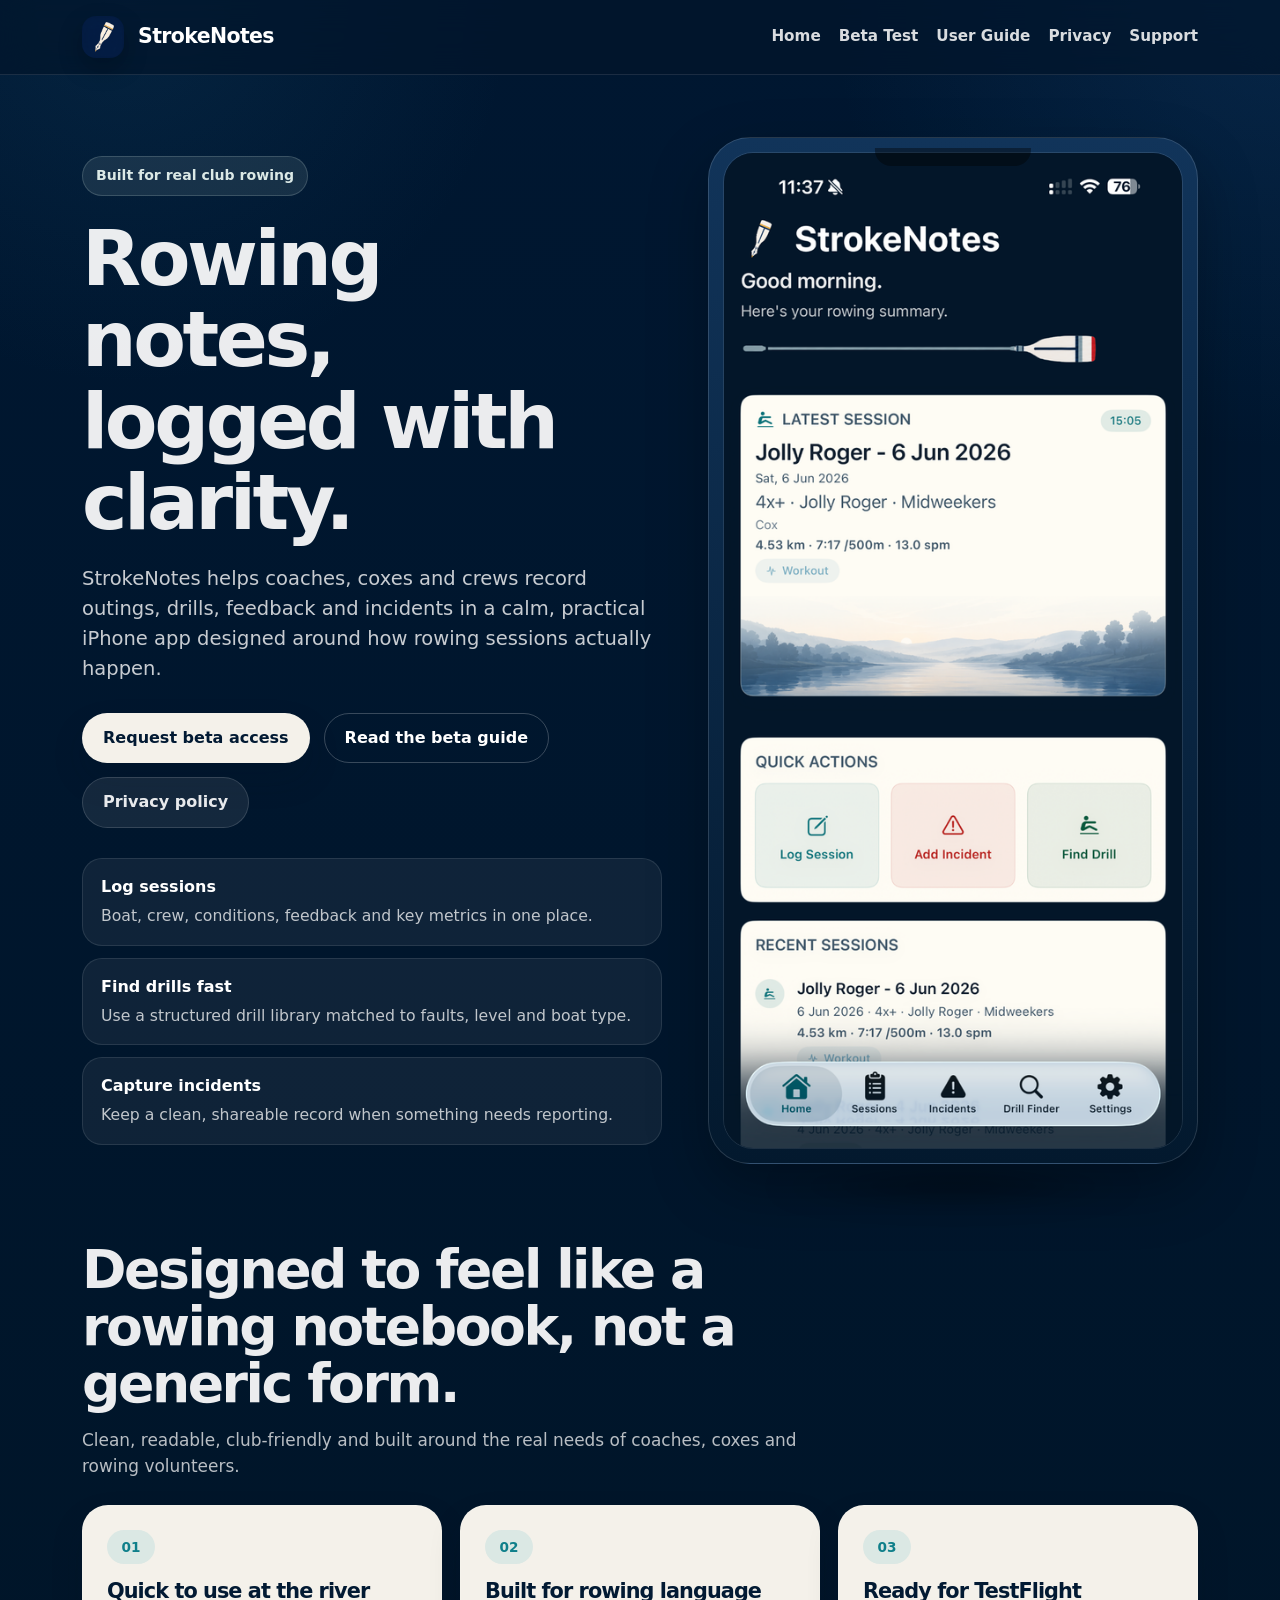
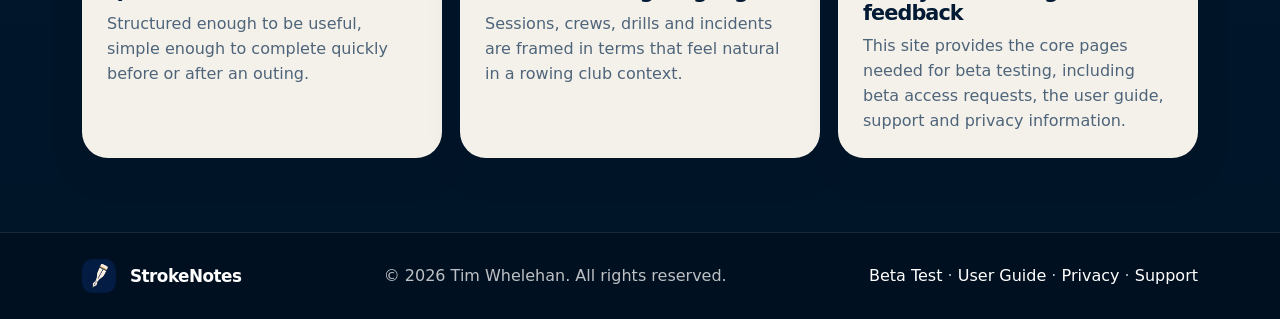
<file: index.html>
<!doctype html>
<html lang="en-GB">
<head>
  <meta charset="utf-8">
  <meta name="viewport" content="width=device-width, initial-scale=1">
  <meta name="theme-color" content="#021a33">
  <title>StrokeNotes — Rowing session notes for coaches, coxes and crews</title>
  <meta name="description" content="StrokeNotes is a calm, structured rowing session log for coaches, coxes and crews. Capture outings, drills, feedback and incidents in one tidy iPhone app.">
  <link rel="stylesheet" href="styles.css">
</head>
<body>
  <header class="site-header">
    <nav class="nav" aria-label="Main navigation">
      <a class="brand" href="index.html" aria-label="StrokeNotes home">
        <span class="logo-mark" aria-hidden="true"><img src="logo.png" alt=""></span>
        <span>StrokeNotes</span>
      </a>
      <div class="nav-links">
        <a href="index.html">Home</a>
        <a href="beta.html">Beta Test</a>
        <a href="guide.html">User Guide</a>
        <a href="privacy.html">Privacy</a>
        <a href="support.html">Support</a>
      </div>
    </nav>
  </header>

  <main>
    <section class="hero">
      <div class="hero-copy">
        <span class="kicker">Built for real club rowing</span>
        <h1>Rowing notes, logged with clarity.</h1>
        <p>StrokeNotes helps coaches, coxes and crews record outings, drills, feedback and incidents in a calm, practical iPhone app designed around how rowing sessions actually happen.</p>
        <div class="cta-row">
          <a class="button primary" href="beta.html">Request beta access</a>
          <a class="button secondary" href="guide.html">Read the beta guide</a>
          <a class="button ghost" href="privacy.html">Privacy policy</a>
        </div>

        <div class="hero-points">
          <div class="point-card">
            <strong>Log sessions</strong>
            <span>Boat, crew, conditions, feedback and key metrics in one place.</span>
          </div>
          <div class="point-card">
            <strong>Find drills fast</strong>
            <span>Use a structured drill library matched to faults, level and boat type.</span>
          </div>
          <div class="point-card">
            <strong>Capture incidents</strong>
            <span>Keep a clean, shareable record when something needs reporting.</span>
          </div>
        </div>
      </div>

      <div class="device-wrap" aria-label="StrokeNotes app preview">
        <div class="device-shell">
          <img class="device-shot" src="app-home-preview.png" alt="Screenshot of the StrokeNotes app home screen showing latest session, quick actions and recent sessions.">
        </div>
      </div>
    </section>

    <section class="section cards-band">
      <div class="section-header narrow light-text">
        <h2>Designed to feel like a rowing notebook, not a generic form.</h2>
        <p>Clean, readable, club-friendly and built around the real needs of coaches, coxes and rowing volunteers.</p>
      </div>
      <div class="grid">
        <article class="feature-card">
          <div class="icon-pill">01</div>
          <h3>Quick to use at the river</h3>
          <p>Structured enough to be useful, simple enough to complete quickly before or after an outing.</p>
        </article>
        <article class="feature-card">
          <div class="icon-pill">02</div>
          <h3>Built for rowing language</h3>
          <p>Sessions, crews, drills and incidents are framed in terms that feel natural in a rowing club context.</p>
        </article>
        <article class="feature-card">
          <div class="icon-pill">03</div>
          <h3>Ready for TestFlight feedback</h3>
          <p>This site provides the core pages needed for beta testing, including beta access requests, the user guide, support and privacy information.</p>
        </article>
      </div>
    </section>
  </main>

  <footer class="footer">
    <div class="footer-inner">
      <a class="brand" href="index.html"><span class="logo-mark" aria-hidden="true"><img src="logo.png" alt=""></span><span>StrokeNotes</span></a>
      <div>© <span id="year"></span> Tim Whelehan. All rights reserved.</div>
      <div><a href="beta.html">Beta Test</a> · <a href="guide.html">User Guide</a> · <a href="privacy.html">Privacy</a> · <a href="support.html">Support</a></div>
    </div>
  </footer>
  <script>document.getElementById('year').textContent = new Date().getFullYear();</script>
</body>
</html>
</file>
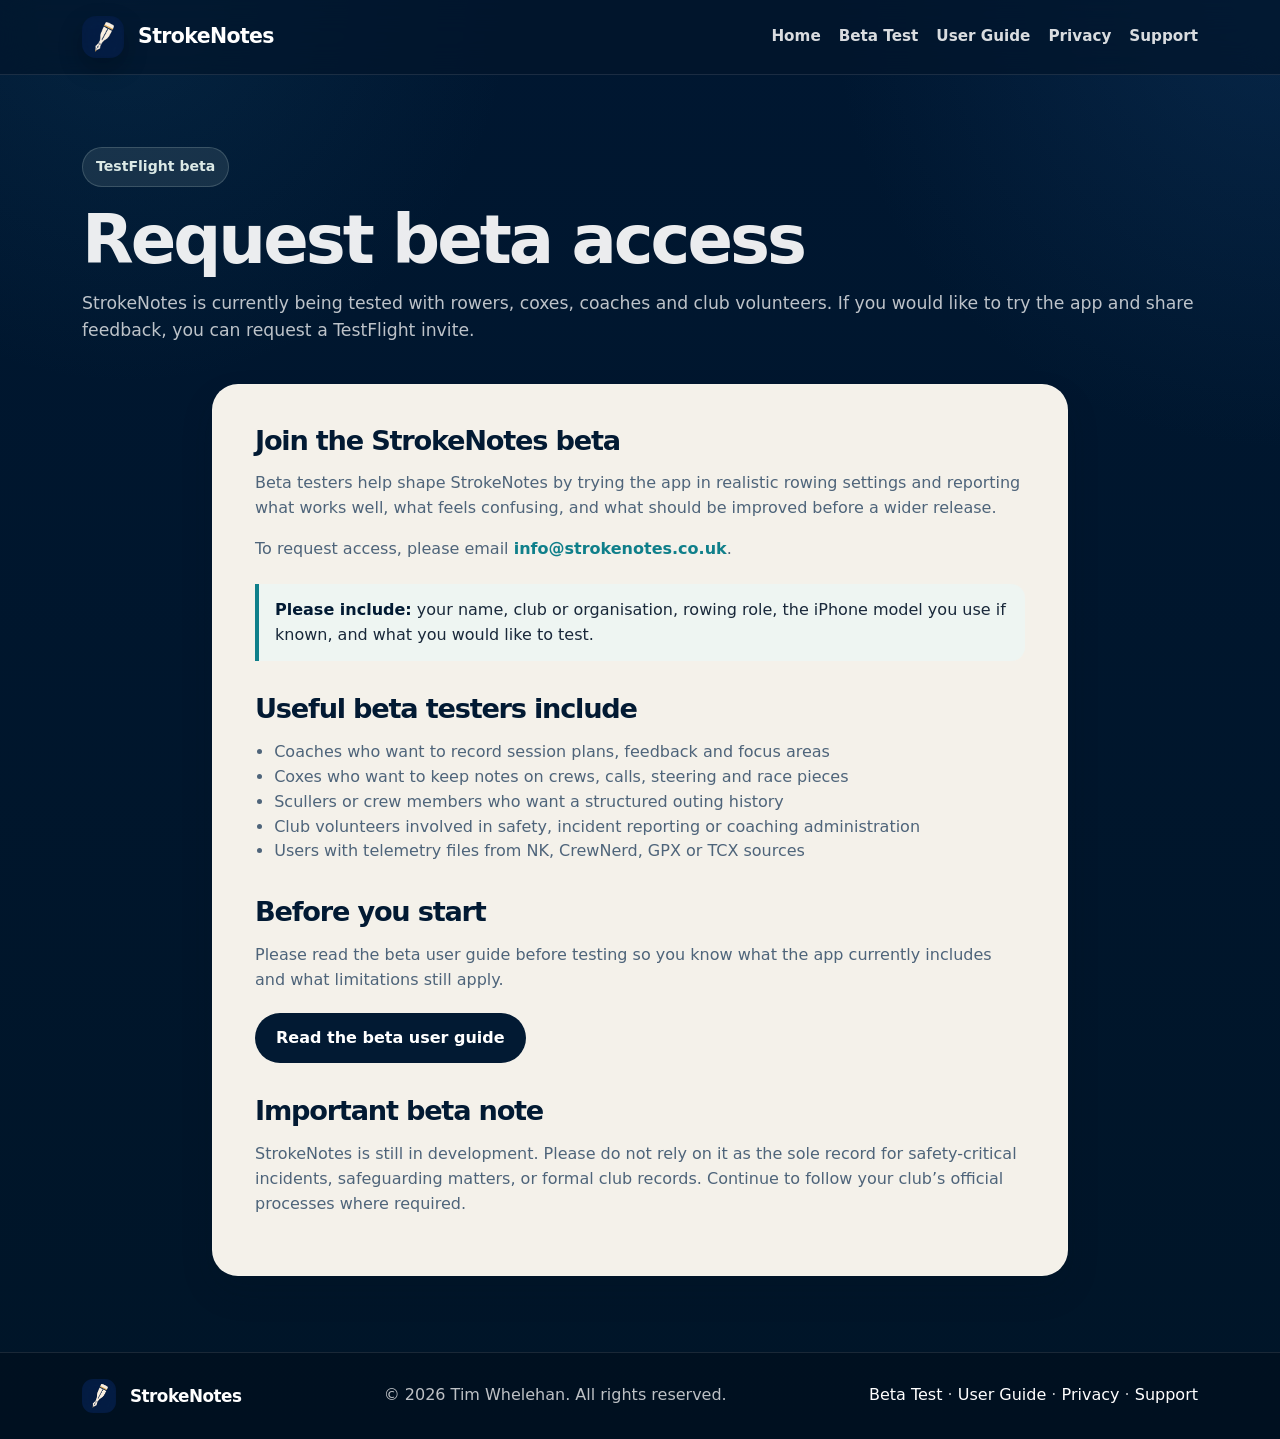
<file: beta.html>
<!doctype html>
<html lang="en-GB">
<head>
  <meta charset="utf-8">
  <meta name="viewport" content="width=device-width, initial-scale=1">
  <meta name="theme-color" content="#021a33">
  <title>Request Beta Access — StrokeNotes</title>
  <meta name="description" content="Request TestFlight beta access for StrokeNotes, the rowing session log app for coaches, coxes and crews.">
  <link rel="stylesheet" href="styles.css">
</head>
<body>
  <header class="site-header">
    <nav class="nav" aria-label="Main navigation">
      <a class="brand" href="index.html" aria-label="StrokeNotes home">
        <span class="logo-mark" aria-hidden="true"><img src="logo.png" alt=""></span>
        <span>StrokeNotes</span>
      </a>
      <div class="nav-links">
        <a href="index.html">Home</a>
        <a href="beta.html">Beta Test</a>
        <a href="guide.html">User Guide</a>
        <a href="privacy.html">Privacy</a>
        <a href="support.html">Support</a>
      </div>
    </nav>
  </header>

  <main>
    <section class="page-hero">
      <span class="kicker">TestFlight beta</span>
      <h1>Request beta access</h1>
      <p>StrokeNotes is currently being tested with rowers, coxes, coaches and club volunteers. If you would like to try the app and share feedback, you can request a TestFlight invite.</p>
    </section>

    <section class="content-wrap">
      <article class="content-card beta-card">
        <h2>Join the StrokeNotes beta</h2>
        <p>Beta testers help shape StrokeNotes by trying the app in realistic rowing settings and reporting what works well, what feels confusing, and what should be improved before a wider release.</p>

        <p>To request access, please email <strong><a href="mailto:info@strokenotes.co.uk?subject=StrokeNotes%20beta%20test%20request&body=Hi%20StrokeNotes%2C%0A%0AI%27d%20like%20to%20request%20access%20to%20the%20StrokeNotes%20TestFlight%20beta.%0A%0AName%3A%0ARowing%20club%20or%20organisation%3A%0ARole%20%28coach%2C%20cox%2C%20rower%2C%20club%20volunteer%2C%20other%29%3A%0ADevice%20%28if%20known%29%3A%0AWhat%20you%27d%20like%20to%20test%3A%0A%0AThanks%2C">info@strokenotes.co.uk</a></strong>.</p>

        <div class="notice">
          <strong>Please include:</strong> your name, club or organisation, rowing role, the iPhone model you use if known, and what you would like to test.
        </div>

        <h2>Useful beta testers include</h2>
        <ul>
          <li>Coaches who want to record session plans, feedback and focus areas</li>
          <li>Coxes who want to keep notes on crews, calls, steering and race pieces</li>
          <li>Scullers or crew members who want a structured outing history</li>
          <li>Club volunteers involved in safety, incident reporting or coaching administration</li>
          <li>Users with telemetry files from NK, CrewNerd, GPX or TCX sources</li>
        </ul>

        <h2>Before you start</h2>
        <p>Please read the beta user guide before testing so you know what the app currently includes and what limitations still apply.</p>

        <p><a class="button inline-button" href="guide.html">Read the beta user guide</a></p>

        <h2>Important beta note</h2>
        <p>StrokeNotes is still in development. Please do not rely on it as the sole record for safety-critical incidents, safeguarding matters, or formal club records. Continue to follow your club’s official processes where required.</p>
      </article>
    </section>
  </main>

  <footer class="footer">
    <div class="footer-inner">
      <a class="brand" href="index.html"><span class="logo-mark" aria-hidden="true"><img src="logo.png" alt=""></span><span>StrokeNotes</span></a>
      <div>© <span id="year"></span> Tim Whelehan. All rights reserved.</div>
      <div><a href="beta.html">Beta Test</a> · <a href="guide.html">User Guide</a> · <a href="privacy.html">Privacy</a> · <a href="support.html">Support</a></div>
    </div>
  </footer>
  <script>document.getElementById('year').textContent = new Date().getFullYear();</script>
</body>
</html>
</file>
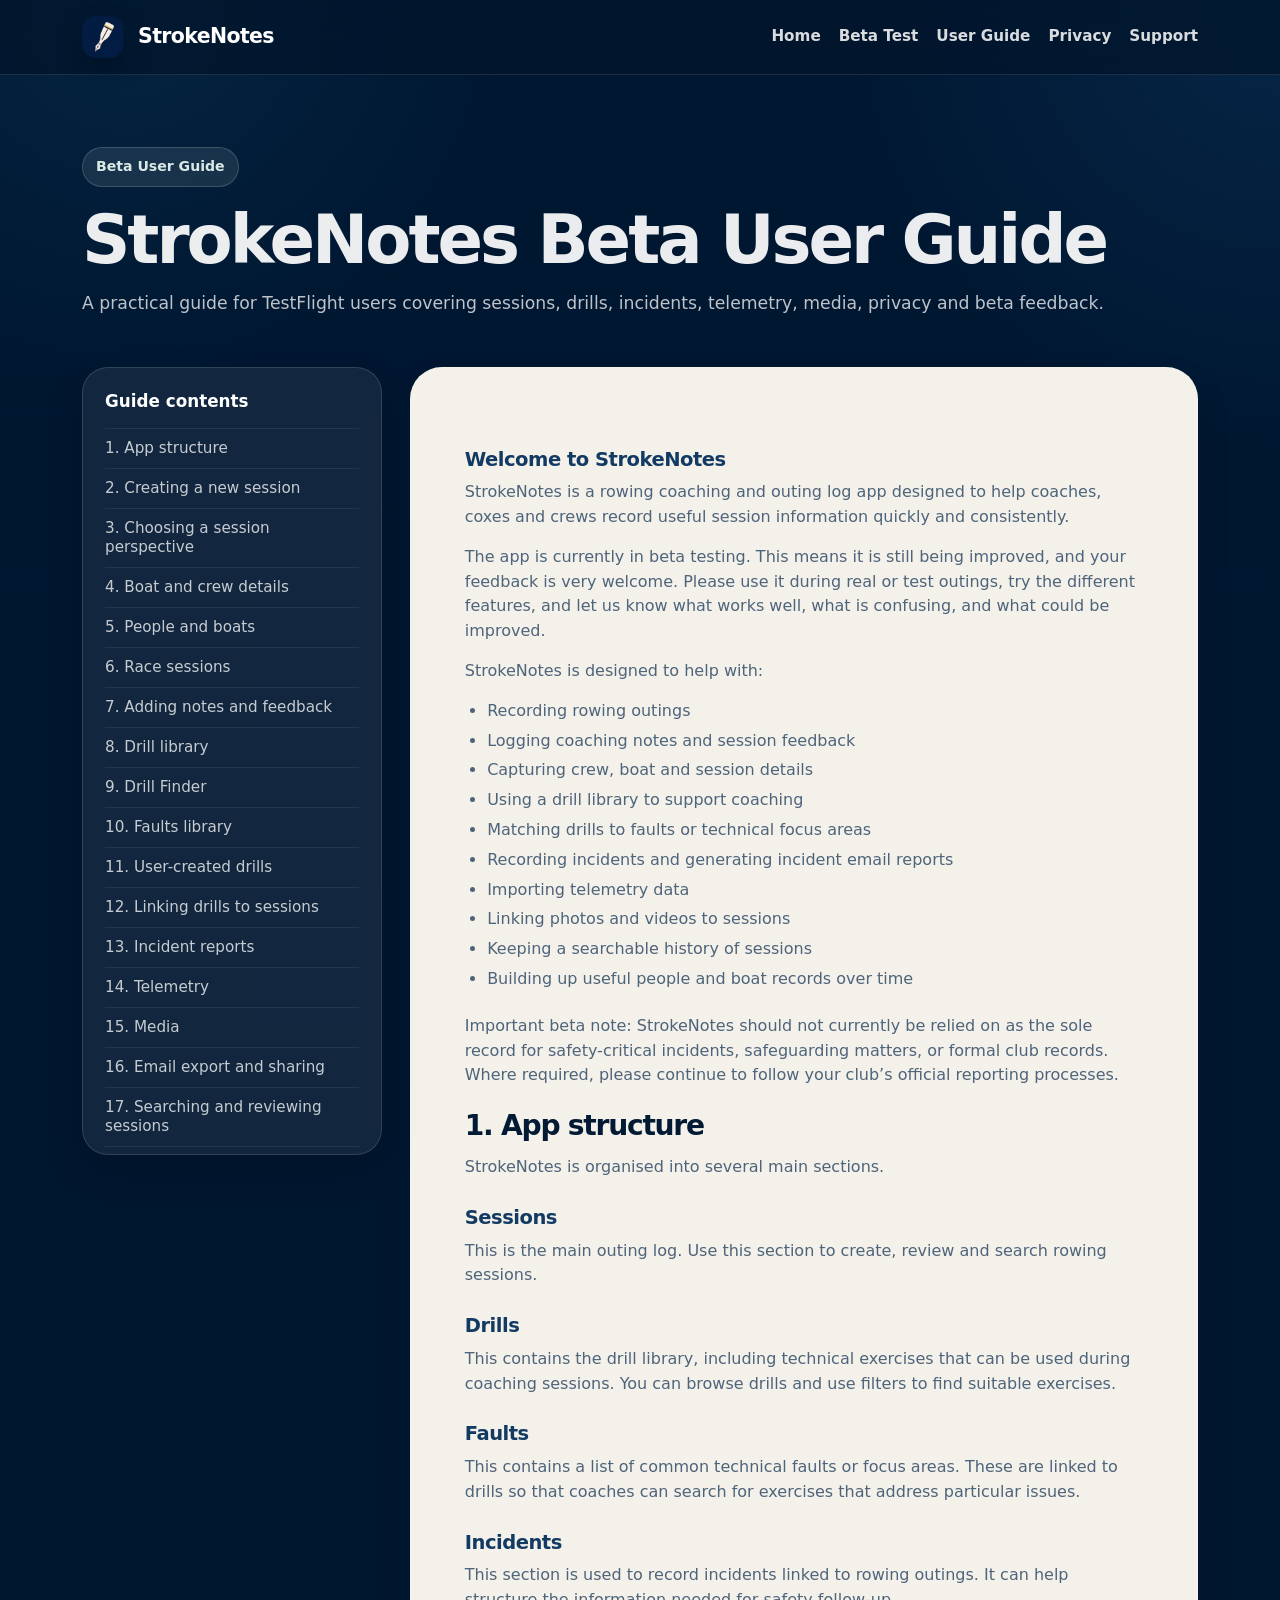
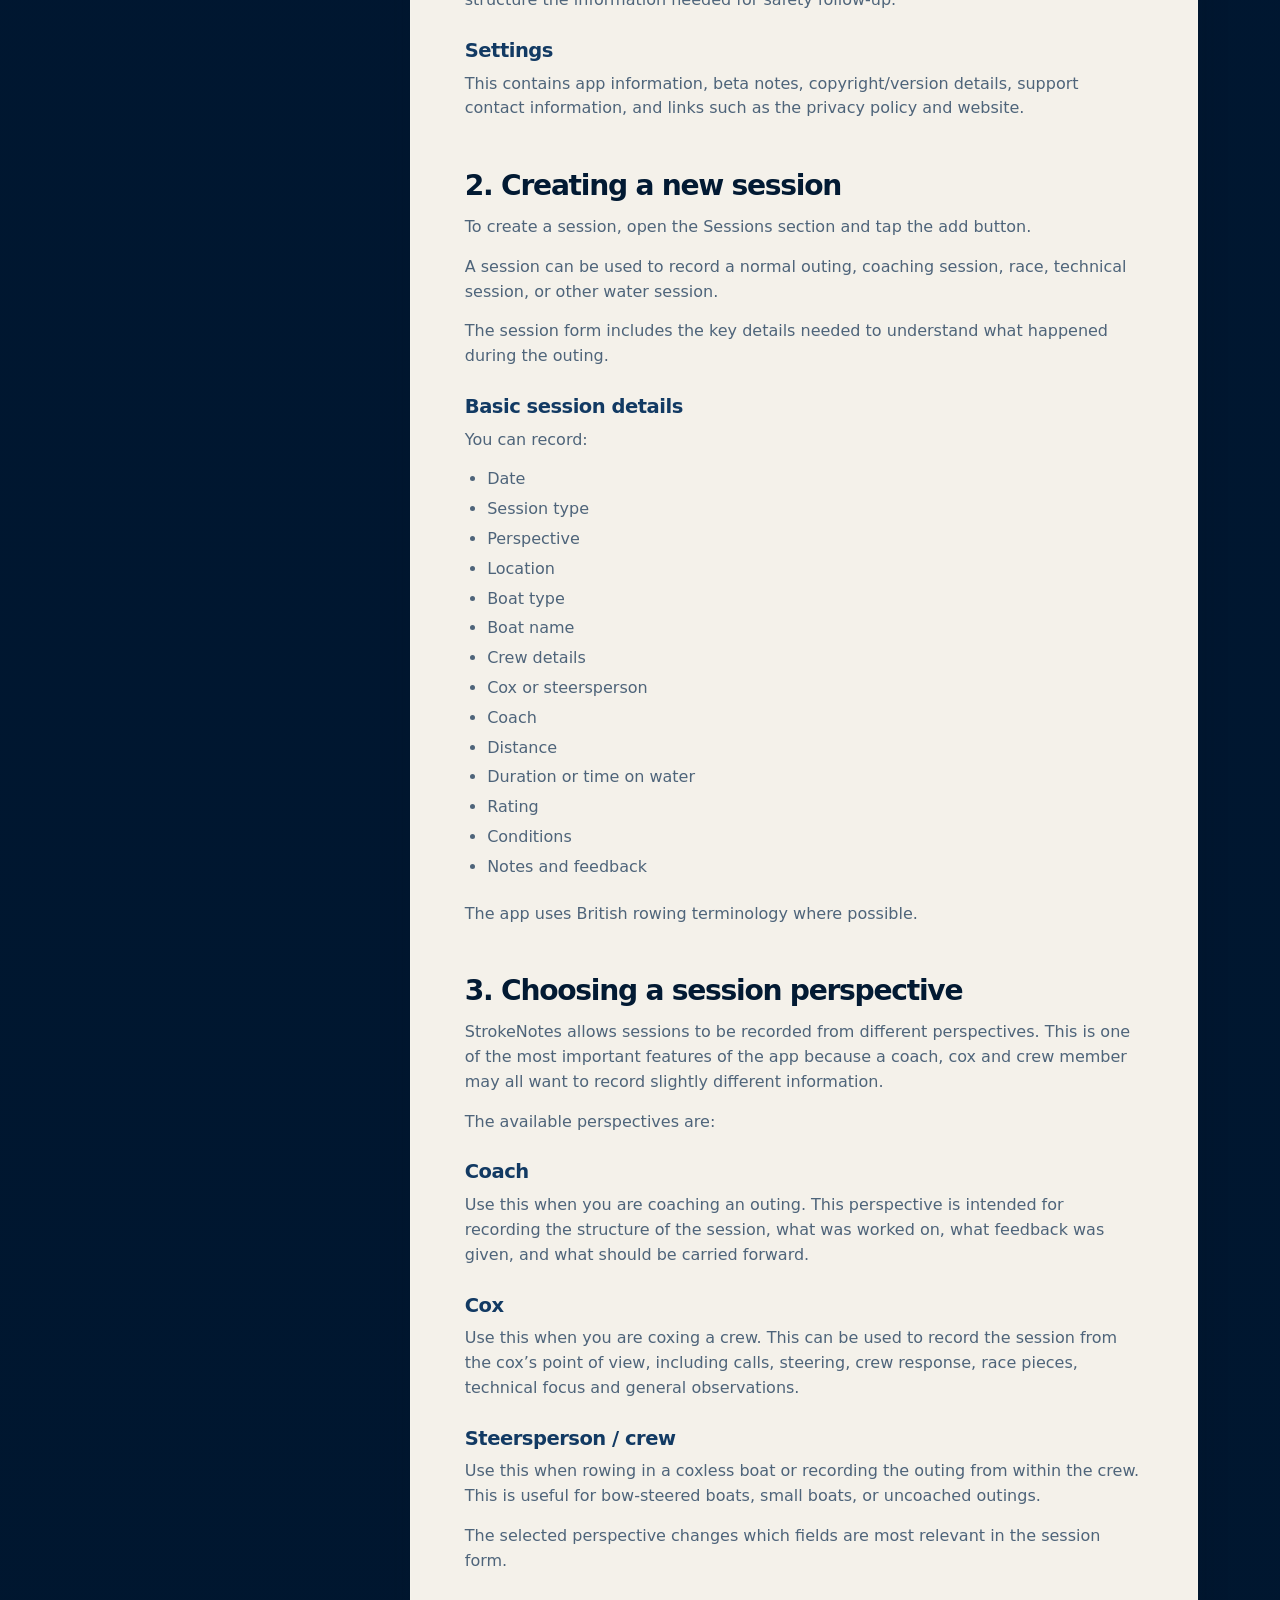
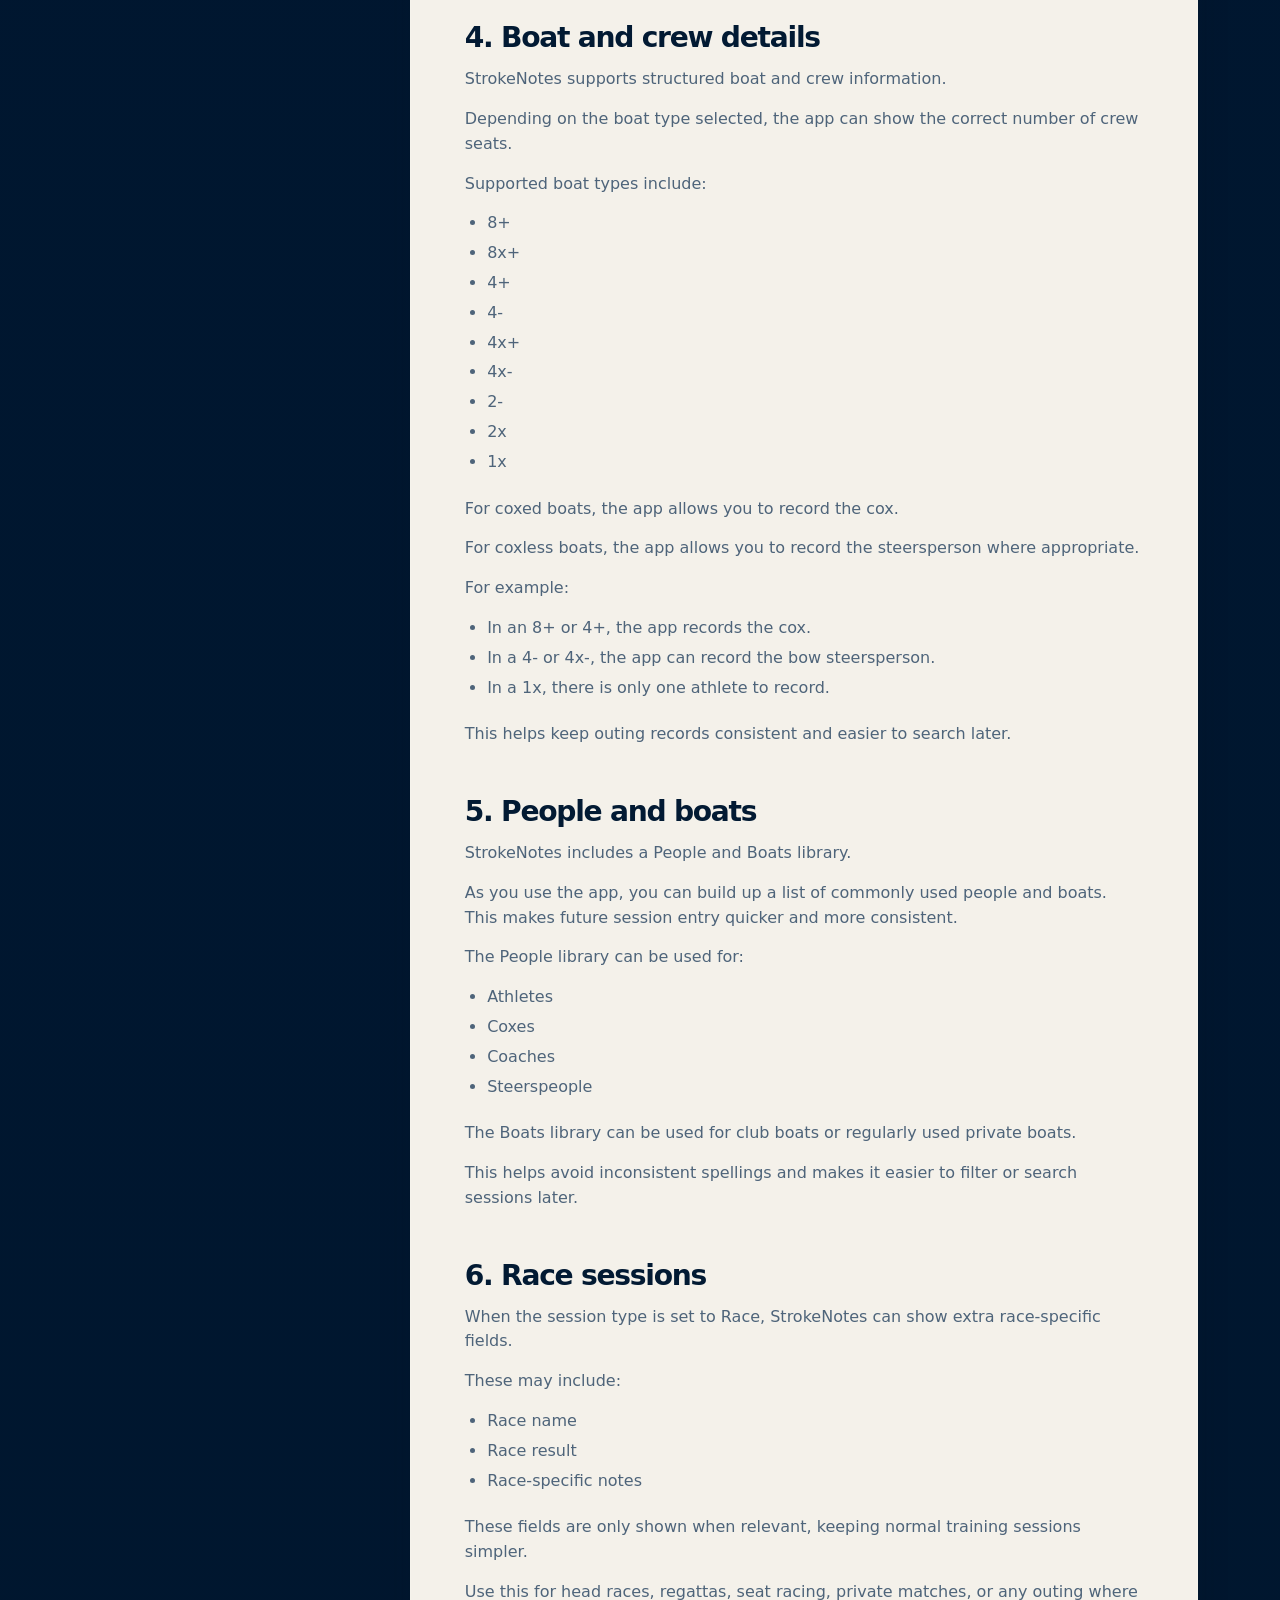
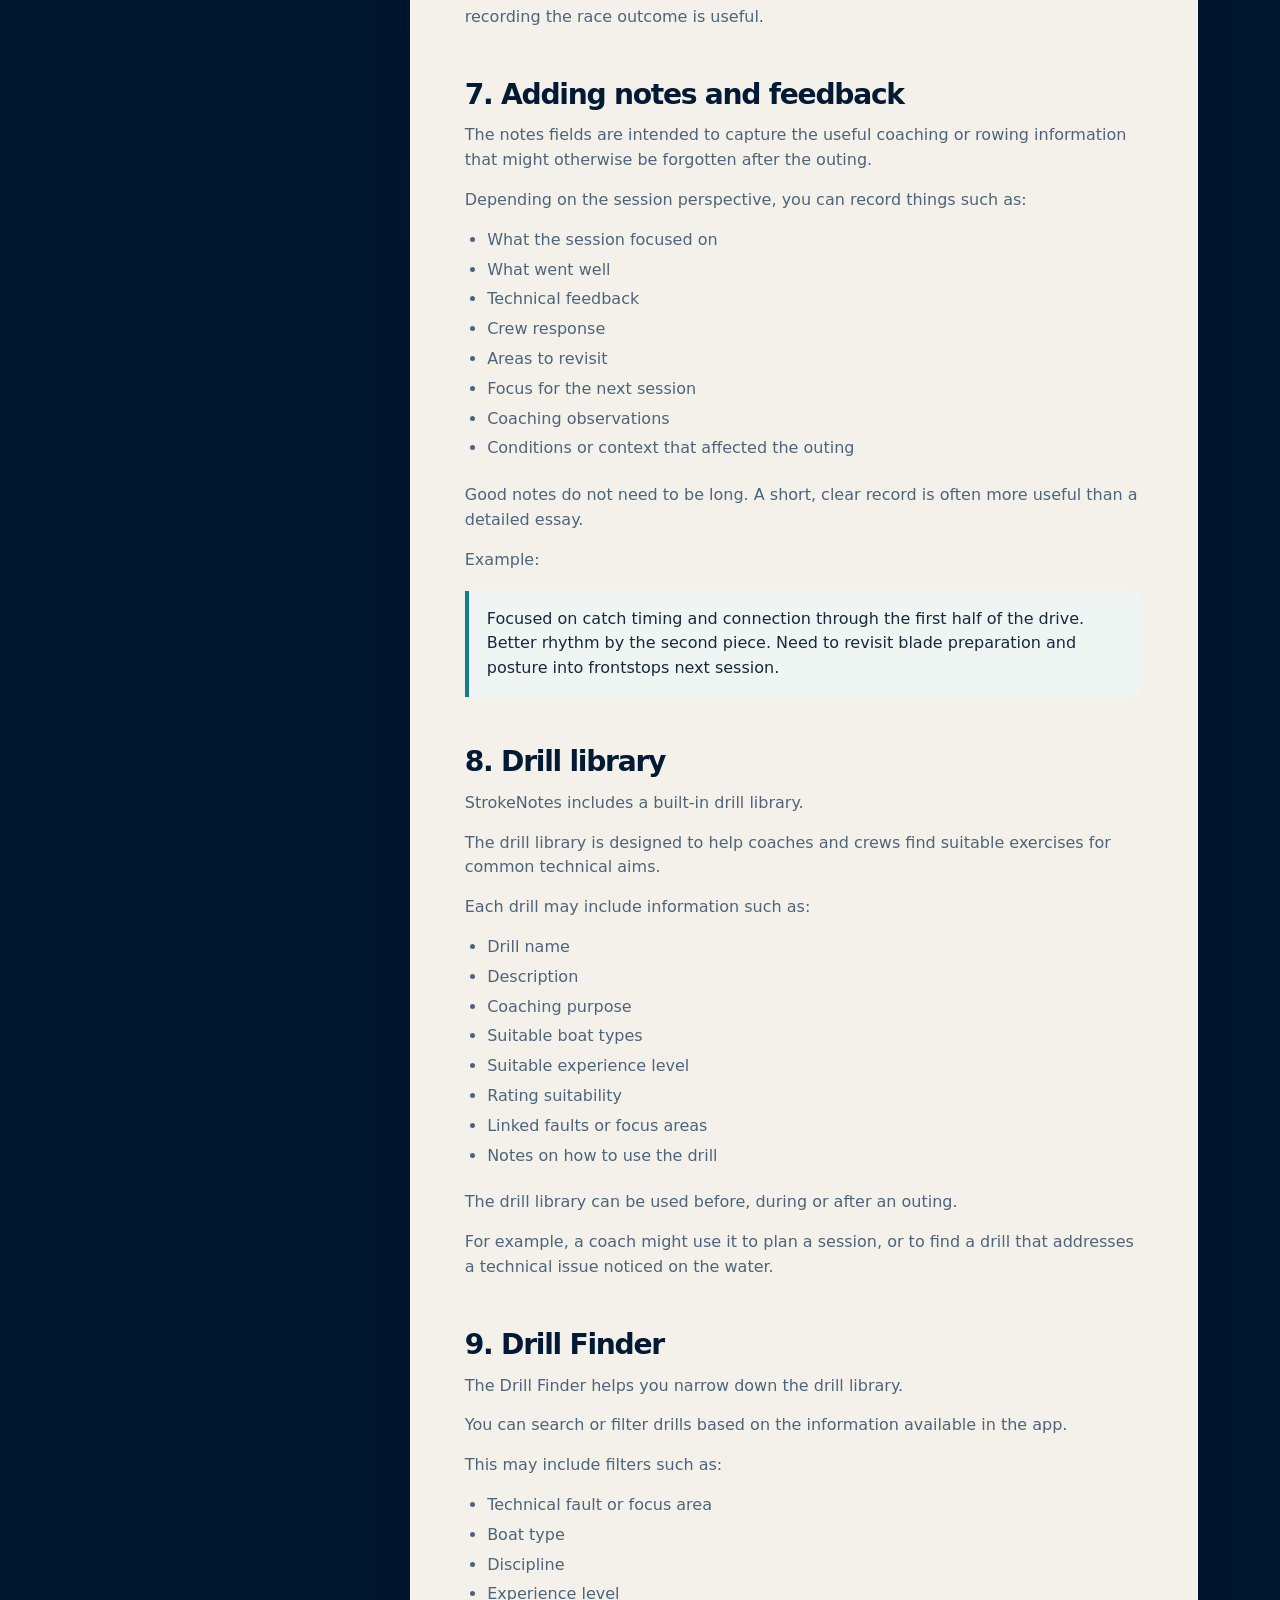
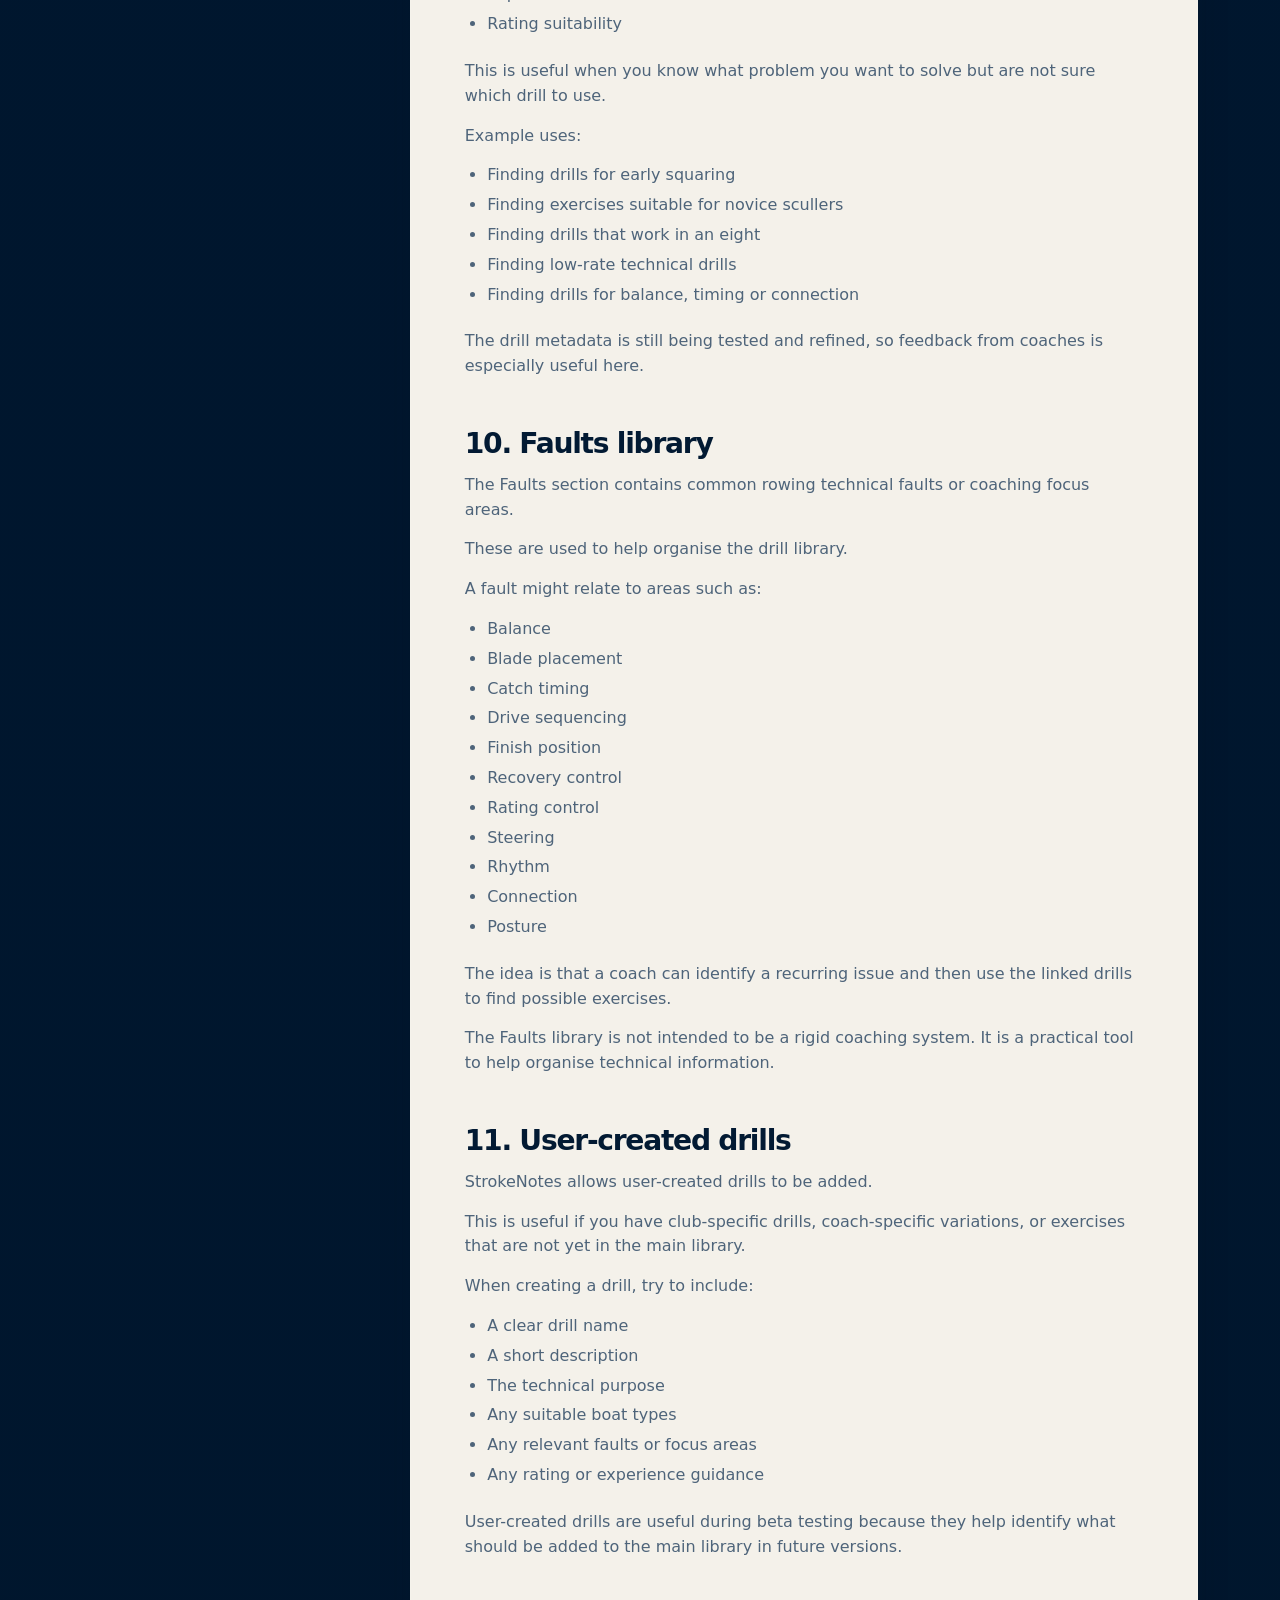
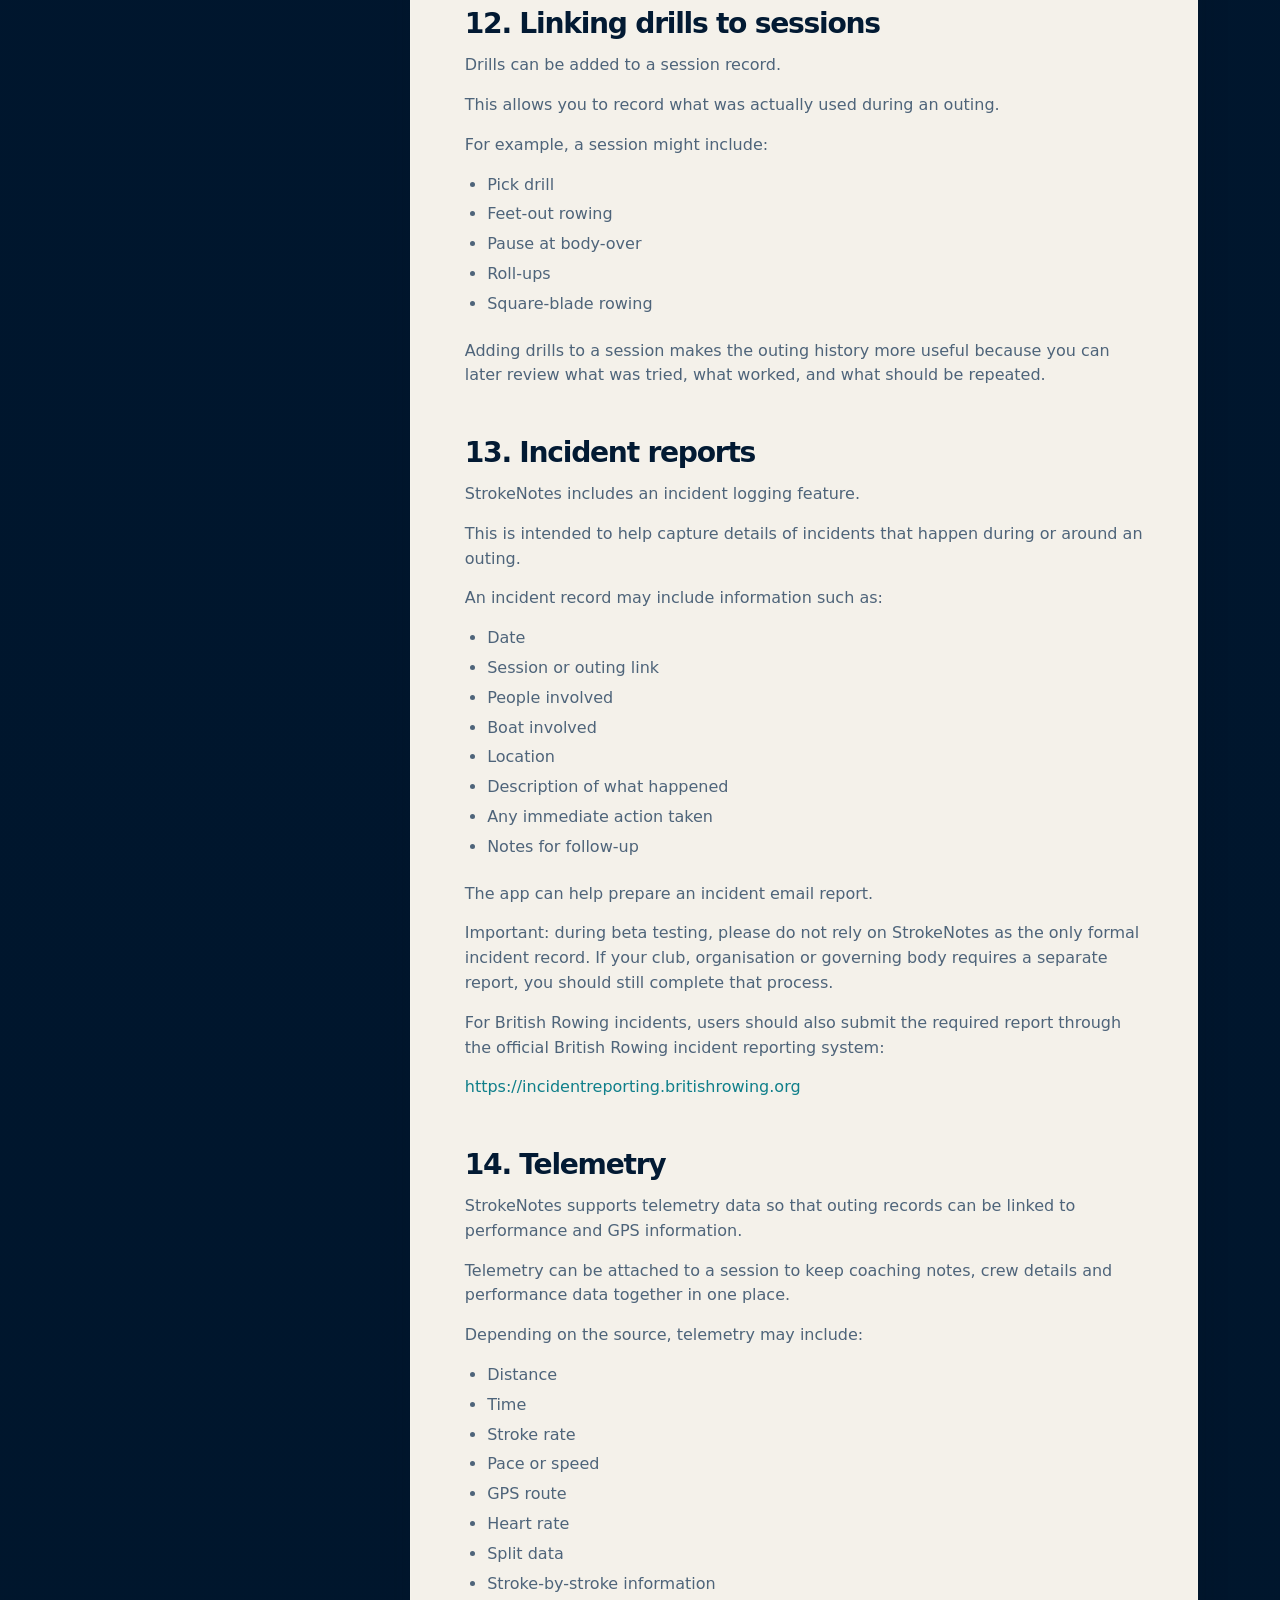
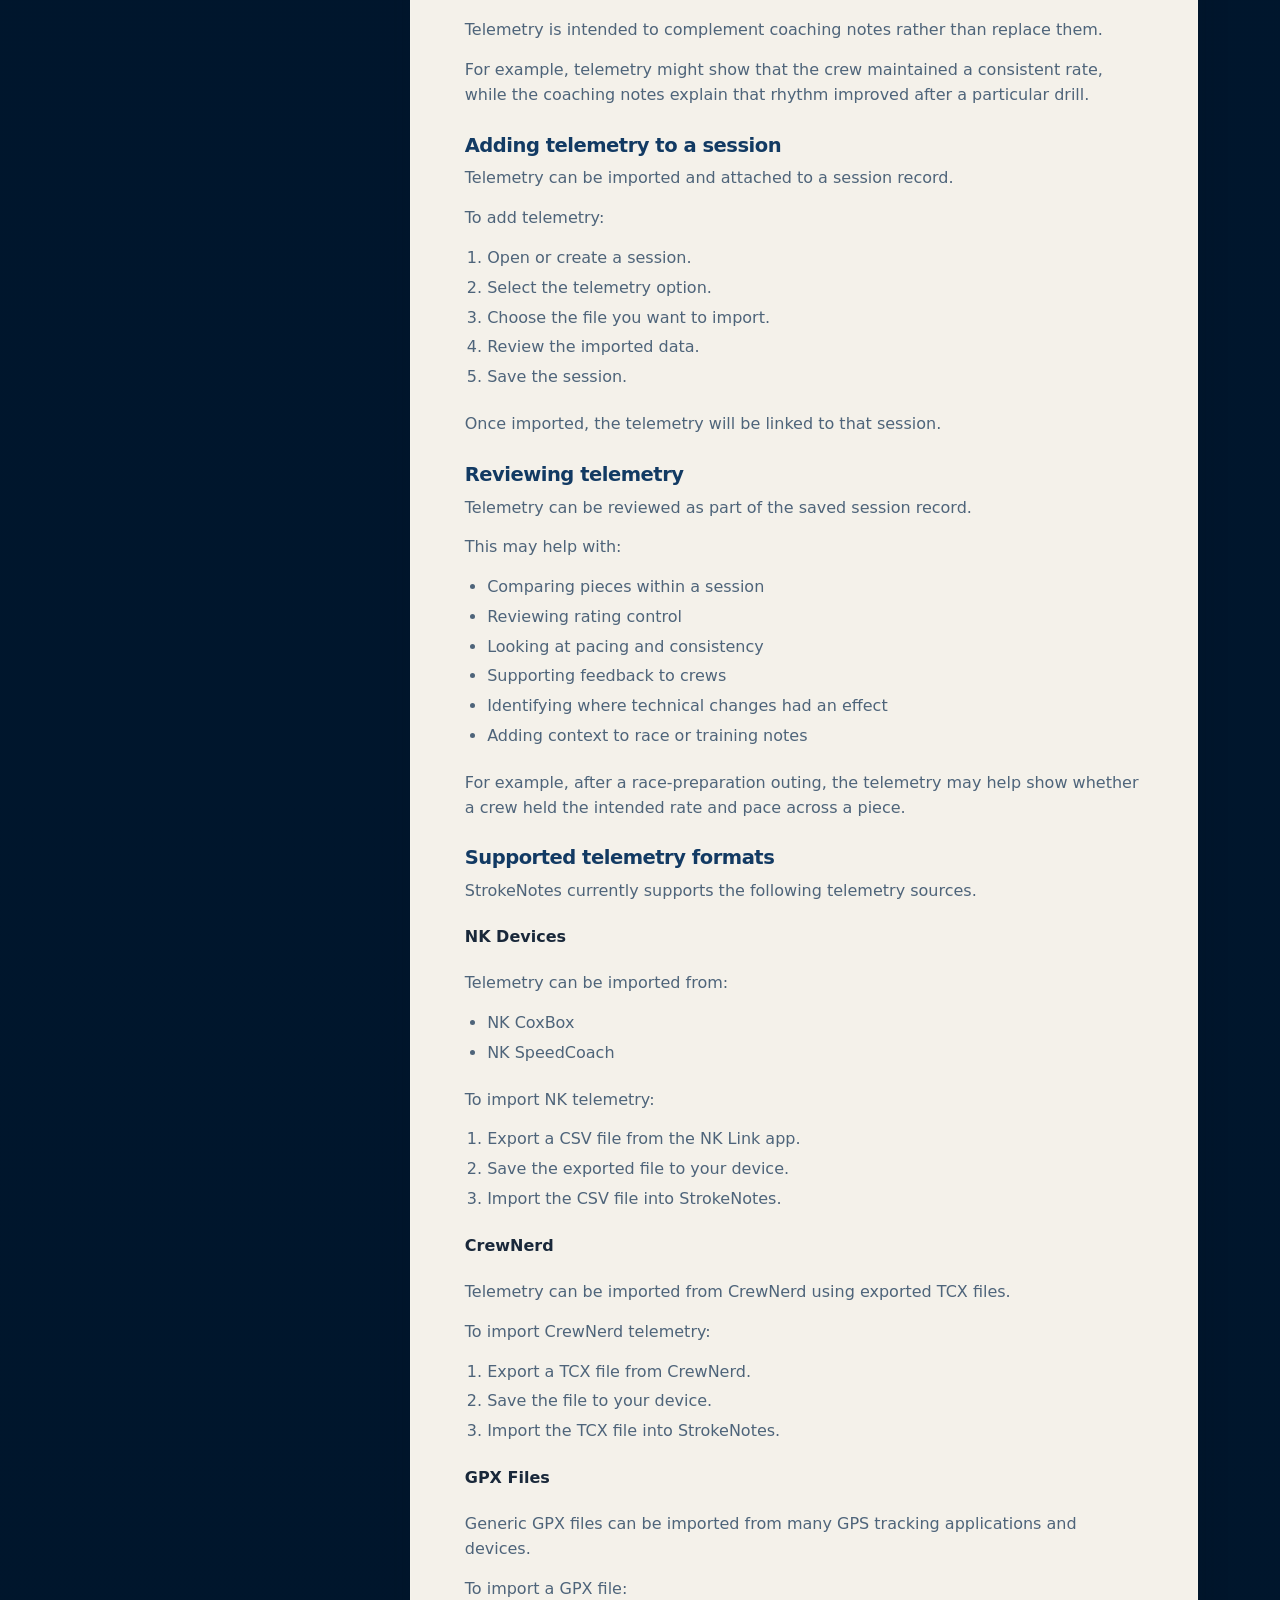
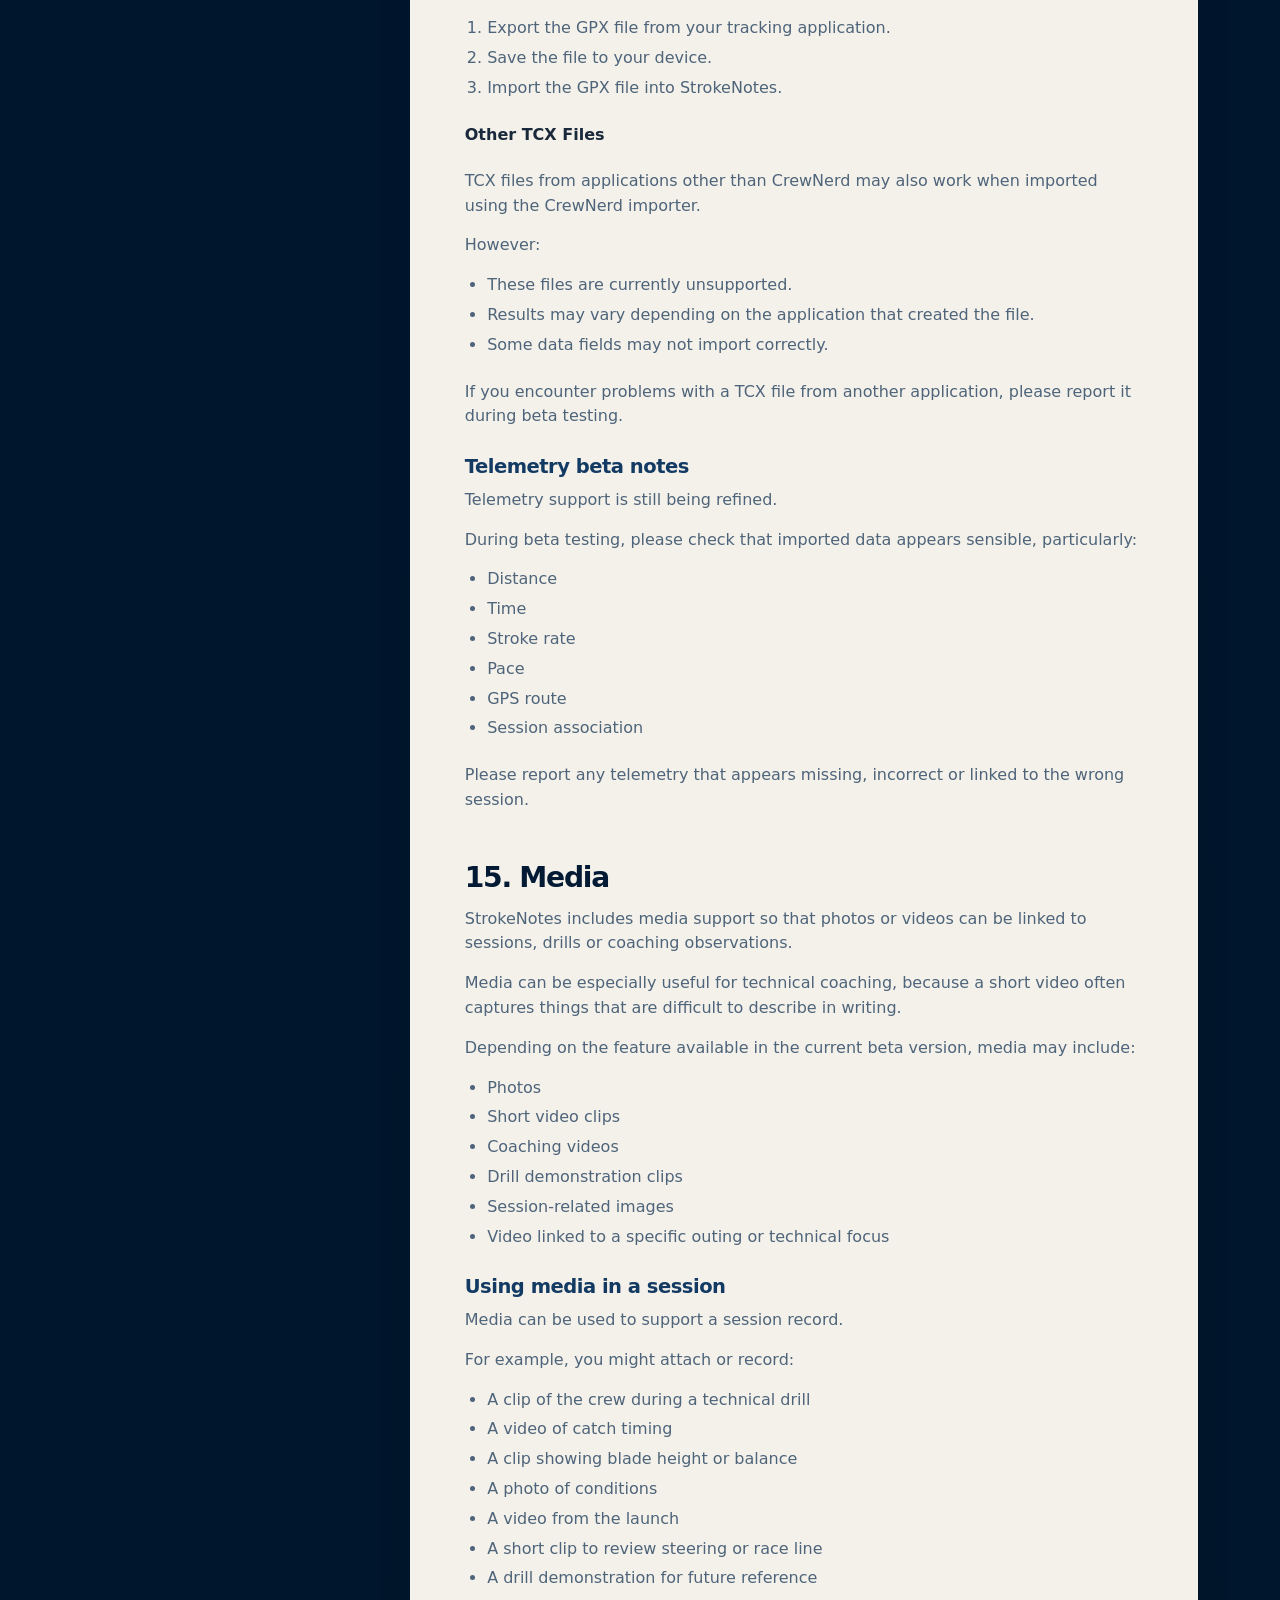
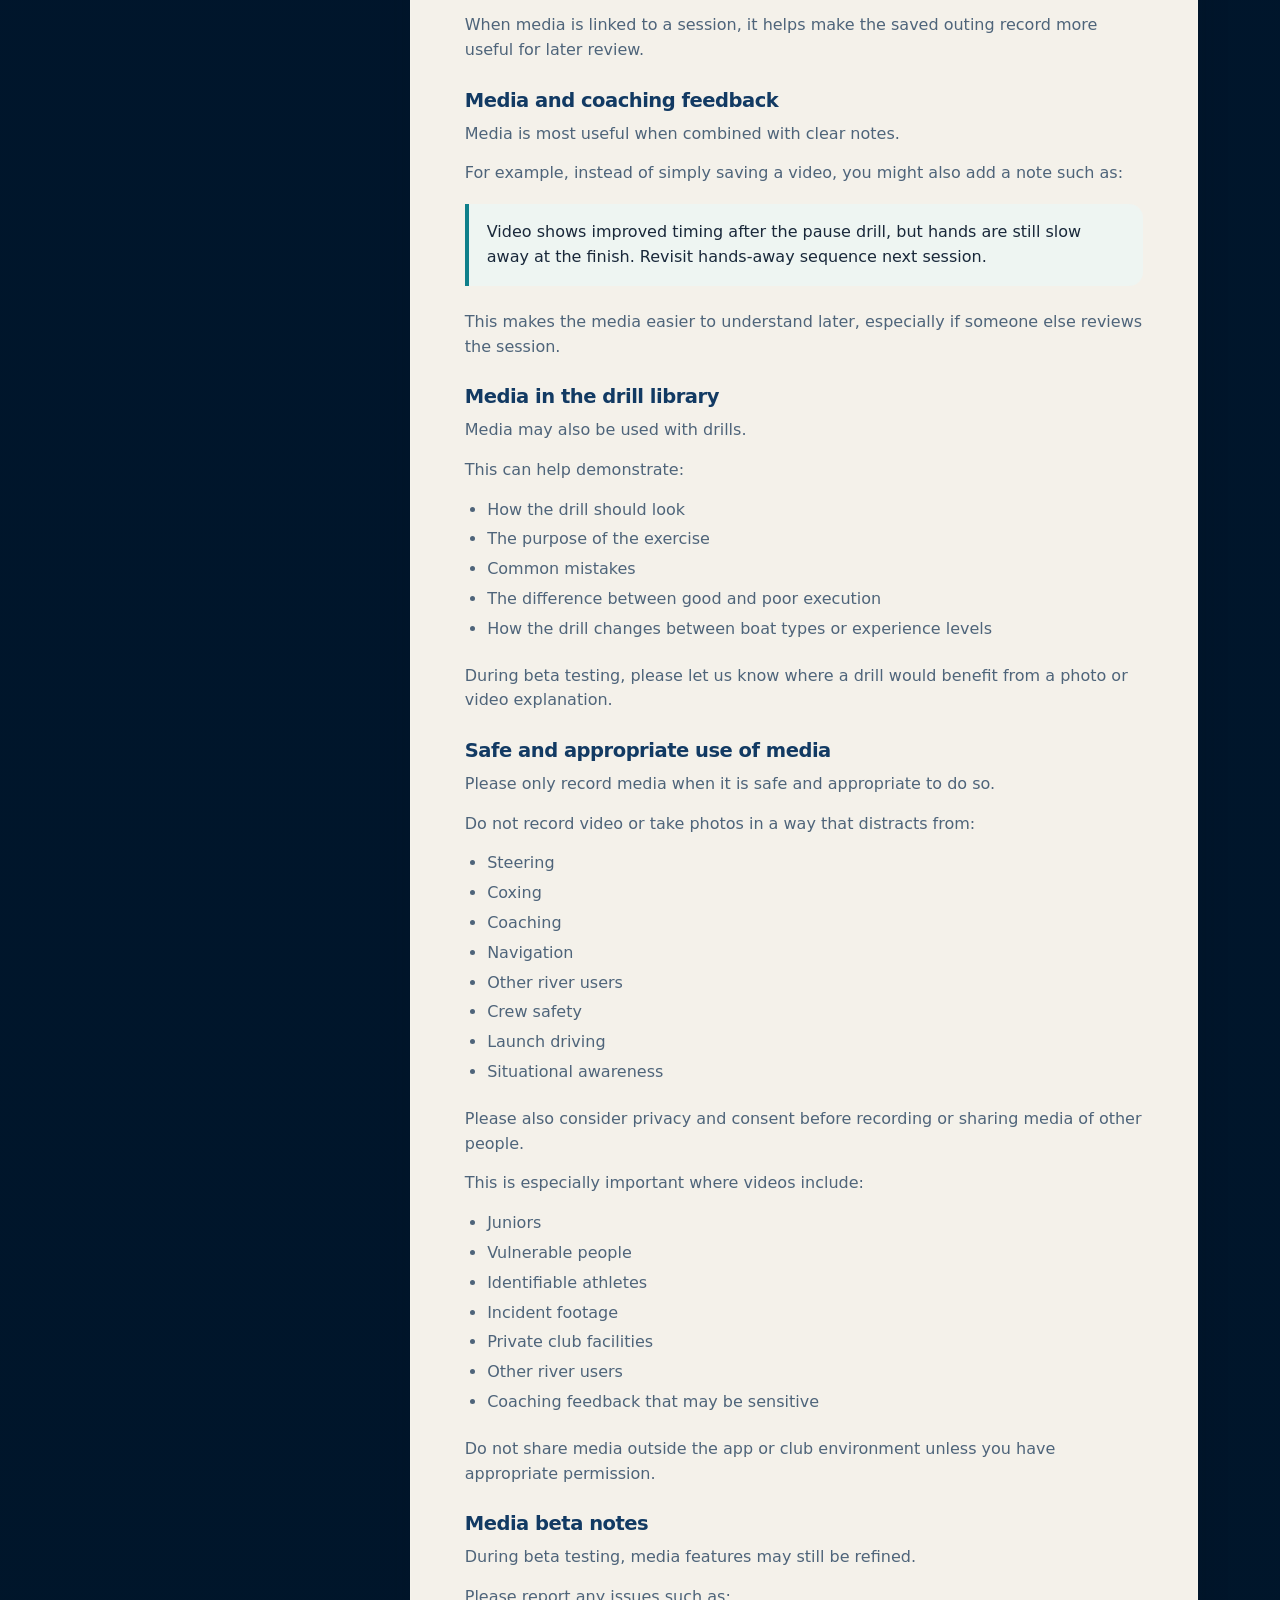
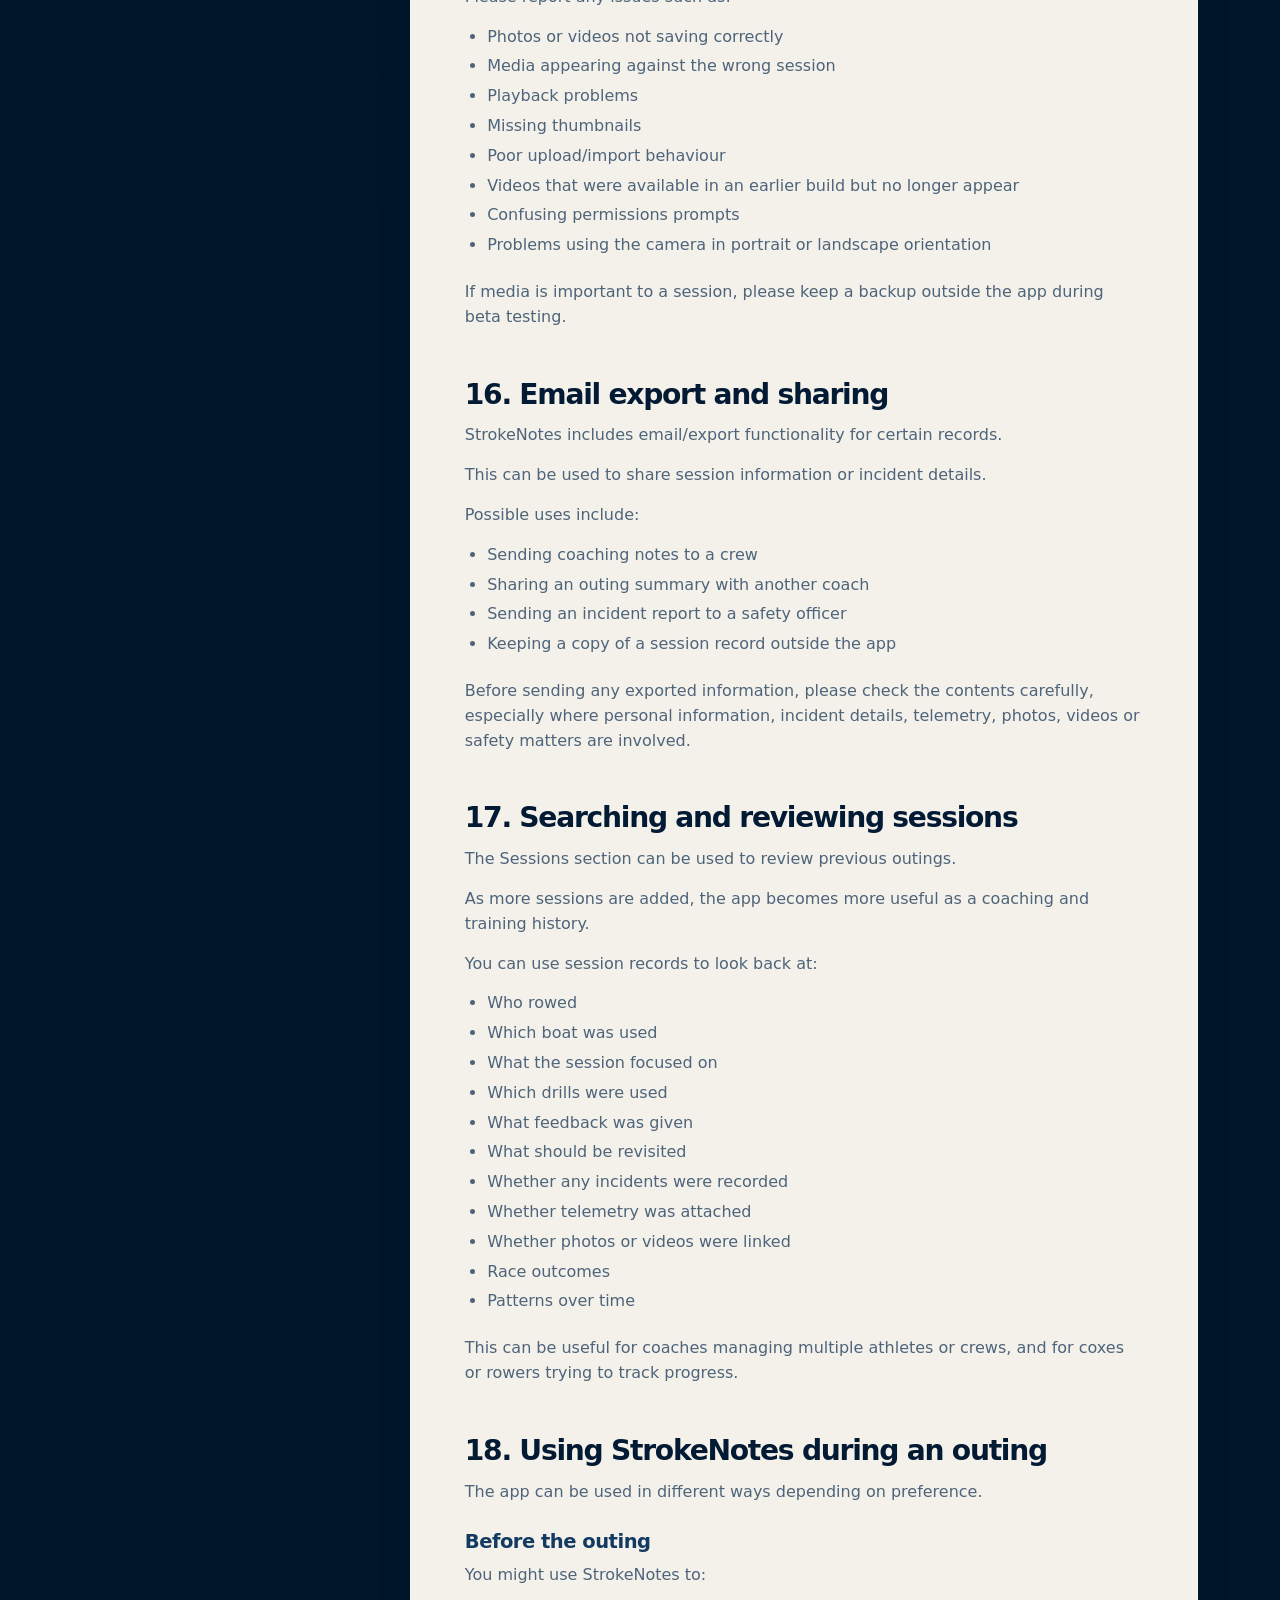
<file: guide.html>
<!doctype html>
<html lang="en-GB">
<head>
  <meta charset="utf-8">
  <meta name="viewport" content="width=device-width, initial-scale=1">
  <meta name="theme-color" content="#021a33">
  <title>Beta User Guide — StrokeNotes</title>
  <meta name="description" content="StrokeNotes beta user guide for TestFlight users, coaches, coxes and rowing crews.">
  <link rel="stylesheet" href="styles.css">
</head>
<body>
  <header class="site-header">
    <nav class="nav" aria-label="Main navigation">
      <a class="brand" href="index.html" aria-label="StrokeNotes home">
        <span class="logo-mark" aria-hidden="true"><img src="logo.png" alt=""></span>
        <span>StrokeNotes</span>
      </a>
      <div class="nav-links">
        <a href="index.html">Home</a>
        <a href="beta.html">Beta Test</a>
        <a href="guide.html">User Guide</a>
        <a href="privacy.html">Privacy</a>
        <a href="support.html">Support</a>
      </div>
    </nav>
  </header>

  <main>
    <section class="page-hero">
      <span class="kicker">Beta User Guide</span>
      <h1>StrokeNotes Beta User Guide</h1>
      <p>A practical guide for TestFlight users covering sessions, drills, incidents, telemetry, media, privacy and beta feedback.</p>
    </section>

    <section class="guide-layout">
      <aside class="guide-toc" aria-label="User guide contents">
        <strong>Guide contents</strong>
        <a href="#1-app-structure">1. App structure</a>
<a href="#2-creating-a-new-session">2. Creating a new session</a>
<a href="#3-choosing-a-session-perspective">3. Choosing a session perspective</a>
<a href="#4-boat-and-crew-details">4. Boat and crew details</a>
<a href="#5-people-and-boats">5. People and boats</a>
<a href="#6-race-sessions">6. Race sessions</a>
<a href="#7-adding-notes-and-feedback">7. Adding notes and feedback</a>
<a href="#8-drill-library">8. Drill library</a>
<a href="#9-drill-finder">9. Drill Finder</a>
<a href="#10-faults-library">10. Faults library</a>
<a href="#11-user-created-drills">11. User-created drills</a>
<a href="#12-linking-drills-to-sessions">12. Linking drills to sessions</a>
<a href="#13-incident-reports">13. Incident reports</a>
<a href="#14-telemetry">14. Telemetry</a>
<a href="#15-media">15. Media</a>
<a href="#16-email-export-and-sharing">16. Email export and sharing</a>
<a href="#17-searching-and-reviewing-sessions">17. Searching and reviewing sessions</a>
<a href="#18-using-strokenotes-during-an-outing">18. Using StrokeNotes during an outing</a>
<a href="#19-beta-testing-guidance">19. Beta testing guidance</a>
<a href="#20-privacy-and-data">20. Privacy and data</a>
<a href="#21-known-beta-limitations">21. Known beta limitations</a>
<a href="#22-support-and-feedback">22. Support and feedback</a>
<a href="#23-quick-start-checklist">23. Quick start checklist</a>
<a href="#24-thank-you">24. Thank you</a>
      </aside>

      <article class="content-card guide-card">
        <h3 id="welcome-to-strokenotes">Welcome to StrokeNotes</h3>
<p>StrokeNotes is a rowing coaching and outing log app designed to help coaches, coxes and crews record useful session information quickly and consistently.</p>
<p>The app is currently in beta testing. This means it is still being improved, and your feedback is very welcome. Please use it during real or test outings, try the different features, and let us know what works well, what is confusing, and what could be improved.</p>
<p>StrokeNotes is designed to help with:</p>
<ul>
<li>Recording rowing outings</li>
<li>Logging coaching notes and session feedback</li>
<li>Capturing crew, boat and session details</li>
<li>Using a drill library to support coaching</li>
<li>Matching drills to faults or technical focus areas</li>
<li>Recording incidents and generating incident email reports</li>
<li>Importing telemetry data</li>
<li>Linking photos and videos to sessions</li>
<li>Keeping a searchable history of sessions</li>
<li>Building up useful people and boat records over time</li>
</ul>
<p class="guide-note">Important beta note: StrokeNotes should not currently be relied on as the sole record for safety-critical incidents, safeguarding matters, or formal club records. Where required, please continue to follow your club’s official reporting processes.</p>
<h2 class="guide-section-title" id="1-app-structure">1. App structure</h2>
<p>StrokeNotes is organised into several main sections.</p>
<h3 id="sessions">Sessions</h3>
<p>This is the main outing log. Use this section to create, review and search rowing sessions.</p>
<h3 id="drills">Drills</h3>
<p>This contains the drill library, including technical exercises that can be used during coaching sessions. You can browse drills and use filters to find suitable exercises.</p>
<h3 id="faults">Faults</h3>
<p>This contains a list of common technical faults or focus areas. These are linked to drills so that coaches can search for exercises that address particular issues.</p>
<h3 id="incidents">Incidents</h3>
<p>This section is used to record incidents linked to rowing outings. It can help structure the information needed for safety follow-up.</p>
<h3 id="settings">Settings</h3>
<p>This contains app information, beta notes, copyright/version details, support contact information, and links such as the privacy policy and website.</p>
<h2 class="guide-section-title" id="2-creating-a-new-session">2. Creating a new session</h2>
<p>To create a session, open the Sessions section and tap the add button.</p>
<p>A session can be used to record a normal outing, coaching session, race, technical session, or other water session.</p>
<p>The session form includes the key details needed to understand what happened during the outing.</p>
<h3 id="basic-session-details">Basic session details</h3>
<p>You can record:</p>
<ul>
<li>Date</li>
<li>Session type</li>
<li>Perspective</li>
<li>Location</li>
<li>Boat type</li>
<li>Boat name</li>
<li>Crew details</li>
<li>Cox or steersperson</li>
<li>Coach</li>
<li>Distance</li>
<li>Duration or time on water</li>
<li>Rating</li>
<li>Conditions</li>
<li>Notes and feedback</li>
</ul>
<p>The app uses British rowing terminology where possible.</p>
<h2 class="guide-section-title" id="3-choosing-a-session-perspective">3. Choosing a session perspective</h2>
<p>StrokeNotes allows sessions to be recorded from different perspectives. This is one of the most important features of the app because a coach, cox and crew member may all want to record slightly different information.</p>
<p>The available perspectives are:</p>
<h3 id="coach">Coach</h3>
<p>Use this when you are coaching an outing. This perspective is intended for recording the structure of the session, what was worked on, what feedback was given, and what should be carried forward.</p>
<h3 id="cox">Cox</h3>
<p>Use this when you are coxing a crew. This can be used to record the session from the cox’s point of view, including calls, steering, crew response, race pieces, technical focus and general observations.</p>
<h3 id="steersperson-crew">Steersperson / crew</h3>
<p>Use this when rowing in a coxless boat or recording the outing from within the crew. This is useful for bow-steered boats, small boats, or uncoached outings.</p>
<p>The selected perspective changes which fields are most relevant in the session form.</p>
<h2 class="guide-section-title" id="4-boat-and-crew-details">4. Boat and crew details</h2>
<p>StrokeNotes supports structured boat and crew information.</p>
<p>Depending on the boat type selected, the app can show the correct number of crew seats.</p>
<p>Supported boat types include:</p>
<ul>
<li>8+</li>
<li>8x+</li>
<li>4+</li>
<li>4-</li>
<li>4x+</li>
<li>4x-</li>
<li>2-</li>
<li>2x</li>
<li>1x</li>
</ul>
<p>For coxed boats, the app allows you to record the cox.</p>
<p>For coxless boats, the app allows you to record the steersperson where appropriate.</p>
<p>For example:</p>
<ul>
<li>In an 8+ or 4+, the app records the cox.</li>
<li>In a 4- or 4x-, the app can record the bow steersperson.</li>
<li>In a 1x, there is only one athlete to record.</li>
</ul>
<p>This helps keep outing records consistent and easier to search later.</p>
<h2 class="guide-section-title" id="5-people-and-boats">5. People and boats</h2>
<p>StrokeNotes includes a People and Boats library.</p>
<p>As you use the app, you can build up a list of commonly used people and boats. This makes future session entry quicker and more consistent.</p>
<p>The People library can be used for:</p>
<ul>
<li>Athletes</li>
<li>Coxes</li>
<li>Coaches</li>
<li>Steerspeople</li>
</ul>
<p>The Boats library can be used for club boats or regularly used private boats.</p>
<p>This helps avoid inconsistent spellings and makes it easier to filter or search sessions later.</p>
<h2 class="guide-section-title" id="6-race-sessions">6. Race sessions</h2>
<p>When the session type is set to Race, StrokeNotes can show extra race-specific fields.</p>
<p>These may include:</p>
<ul>
<li>Race name</li>
<li>Race result</li>
<li>Race-specific notes</li>
</ul>
<p>These fields are only shown when relevant, keeping normal training sessions simpler.</p>
<p>Use this for head races, regattas, seat racing, private matches, or any outing where recording the race outcome is useful.</p>
<h2 class="guide-section-title" id="7-adding-notes-and-feedback">7. Adding notes and feedback</h2>
<p>The notes fields are intended to capture the useful coaching or rowing information that might otherwise be forgotten after the outing.</p>
<p>Depending on the session perspective, you can record things such as:</p>
<ul>
<li>What the session focused on</li>
<li>What went well</li>
<li>Technical feedback</li>
<li>Crew response</li>
<li>Areas to revisit</li>
<li>Focus for the next session</li>
<li>Coaching observations</li>
<li>Conditions or context that affected the outing</li>
</ul>
<p>Good notes do not need to be long. A short, clear record is often more useful than a detailed essay.</p>
<p>Example:</p>
<blockquote>
<p>Focused on catch timing and connection through the first half of the drive. Better rhythm by the second piece. Need to revisit blade preparation and posture into frontstops next session.</p>
</blockquote>
<h2 class="guide-section-title" id="8-drill-library">8. Drill library</h2>
<p>StrokeNotes includes a built-in drill library.</p>
<p>The drill library is designed to help coaches and crews find suitable exercises for common technical aims.</p>
<p>Each drill may include information such as:</p>
<ul>
<li>Drill name</li>
<li>Description</li>
<li>Coaching purpose</li>
<li>Suitable boat types</li>
<li>Suitable experience level</li>
<li>Rating suitability</li>
<li>Linked faults or focus areas</li>
<li>Notes on how to use the drill</li>
</ul>
<p>The drill library can be used before, during or after an outing.</p>
<p>For example, a coach might use it to plan a session, or to find a drill that addresses a technical issue noticed on the water.</p>
<h2 class="guide-section-title" id="9-drill-finder">9. Drill Finder</h2>
<p>The Drill Finder helps you narrow down the drill library.</p>
<p>You can search or filter drills based on the information available in the app.</p>
<p>This may include filters such as:</p>
<ul>
<li>Technical fault or focus area</li>
<li>Boat type</li>
<li>Discipline</li>
<li>Experience level</li>
<li>Rating suitability</li>
</ul>
<p>This is useful when you know what problem you want to solve but are not sure which drill to use.</p>
<p>Example uses:</p>
<ul>
<li>Finding drills for early squaring</li>
<li>Finding exercises suitable for novice scullers</li>
<li>Finding drills that work in an eight</li>
<li>Finding low-rate technical drills</li>
<li>Finding drills for balance, timing or connection</li>
</ul>
<p>The drill metadata is still being tested and refined, so feedback from coaches is especially useful here.</p>
<h2 class="guide-section-title" id="10-faults-library">10. Faults library</h2>
<p>The Faults section contains common rowing technical faults or coaching focus areas.</p>
<p>These are used to help organise the drill library.</p>
<p>A fault might relate to areas such as:</p>
<ul>
<li>Balance</li>
<li>Blade placement</li>
<li>Catch timing</li>
<li>Drive sequencing</li>
<li>Finish position</li>
<li>Recovery control</li>
<li>Rating control</li>
<li>Steering</li>
<li>Rhythm</li>
<li>Connection</li>
<li>Posture</li>
</ul>
<p>The idea is that a coach can identify a recurring issue and then use the linked drills to find possible exercises.</p>
<p>The Faults library is not intended to be a rigid coaching system. It is a practical tool to help organise technical information.</p>
<h2 class="guide-section-title" id="11-user-created-drills">11. User-created drills</h2>
<p>StrokeNotes allows user-created drills to be added.</p>
<p>This is useful if you have club-specific drills, coach-specific variations, or exercises that are not yet in the main library.</p>
<p>When creating a drill, try to include:</p>
<ul>
<li>A clear drill name</li>
<li>A short description</li>
<li>The technical purpose</li>
<li>Any suitable boat types</li>
<li>Any relevant faults or focus areas</li>
<li>Any rating or experience guidance</li>
</ul>
<p>User-created drills are useful during beta testing because they help identify what should be added to the main library in future versions.</p>
<h2 class="guide-section-title" id="12-linking-drills-to-sessions">12. Linking drills to sessions</h2>
<p>Drills can be added to a session record.</p>
<p>This allows you to record what was actually used during an outing.</p>
<p>For example, a session might include:</p>
<ul>
<li>Pick drill</li>
<li>Feet-out rowing</li>
<li>Pause at body-over</li>
<li>Roll-ups</li>
<li>Square-blade rowing</li>
</ul>
<p>Adding drills to a session makes the outing history more useful because you can later review what was tried, what worked, and what should be repeated.</p>
<h2 class="guide-section-title" id="13-incident-reports">13. Incident reports</h2>
<p>StrokeNotes includes an incident logging feature.</p>
<p>This is intended to help capture details of incidents that happen during or around an outing.</p>
<p>An incident record may include information such as:</p>
<ul>
<li>Date</li>
<li>Session or outing link</li>
<li>People involved</li>
<li>Boat involved</li>
<li>Location</li>
<li>Description of what happened</li>
<li>Any immediate action taken</li>
<li>Notes for follow-up</li>
</ul>
<p>The app can help prepare an incident email report.</p>
<p>Important: during beta testing, please do not rely on StrokeNotes as the only formal incident record. If your club, organisation or governing body requires a separate report, you should still complete that process.</p>
<p>For British Rowing incidents, users should also submit the required report through the official British Rowing incident reporting system:</p>
<p><a href="https://incidentreporting.britishrowing.org">https://incidentreporting.britishrowing.org</a></p>
<h2 class="guide-section-title" id="14-telemetry">14. Telemetry</h2>
<p>StrokeNotes supports telemetry data so that outing records can be linked to performance and GPS information.</p>
<p>Telemetry can be attached to a session to keep coaching notes, crew details and performance data together in one place.</p>
<p>Depending on the source, telemetry may include:</p>
<ul>
<li>Distance</li>
<li>Time</li>
<li>Stroke rate</li>
<li>Pace or speed</li>
<li>GPS route</li>
<li>Heart rate</li>
<li>Split data</li>
<li>Stroke-by-stroke information</li>
</ul>
<p>Telemetry is intended to complement coaching notes rather than replace them.</p>
<p>For example, telemetry might show that the crew maintained a consistent rate, while the coaching notes explain that rhythm improved after a particular drill.</p>
<h3 id="adding-telemetry-to-a-session">Adding telemetry to a session</h3>
<p>Telemetry can be imported and attached to a session record.</p>
<p>To add telemetry:</p>
<ol>
<li>Open or create a session.</li>
<li>Select the telemetry option.</li>
<li>Choose the file you want to import.</li>
<li>Review the imported data.</li>
<li>Save the session.</li>
</ol>
<p>Once imported, the telemetry will be linked to that session.</p>
<h3 id="reviewing-telemetry">Reviewing telemetry</h3>
<p>Telemetry can be reviewed as part of the saved session record.</p>
<p>This may help with:</p>
<ul>
<li>Comparing pieces within a session</li>
<li>Reviewing rating control</li>
<li>Looking at pacing and consistency</li>
<li>Supporting feedback to crews</li>
<li>Identifying where technical changes had an effect</li>
<li>Adding context to race or training notes</li>
</ul>
<p>For example, after a race-preparation outing, the telemetry may help show whether a crew held the intended rate and pace across a piece.</p>
<h3 id="supported-telemetry-formats">Supported telemetry formats</h3>
<p>StrokeNotes currently supports the following telemetry sources.</p>
<h4 id="nk-devices">NK Devices</h4>
<p>Telemetry can be imported from:</p>
<ul>
<li>NK CoxBox</li>
<li>NK SpeedCoach</li>
</ul>
<p>To import NK telemetry:</p>
<ol>
<li>Export a CSV file from the NK Link app.</li>
<li>Save the exported file to your device.</li>
<li>Import the CSV file into StrokeNotes.</li>
</ol>
<h4 id="crewnerd">CrewNerd</h4>
<p>Telemetry can be imported from CrewNerd using exported TCX files.</p>
<p>To import CrewNerd telemetry:</p>
<ol>
<li>Export a TCX file from CrewNerd.</li>
<li>Save the file to your device.</li>
<li>Import the TCX file into StrokeNotes.</li>
</ol>
<h4 id="gpx-files">GPX Files</h4>
<p>Generic GPX files can be imported from many GPS tracking applications and devices.</p>
<p>To import a GPX file:</p>
<ol>
<li>Export the GPX file from your tracking application.</li>
<li>Save the file to your device.</li>
<li>Import the GPX file into StrokeNotes.</li>
</ol>
<h4 id="other-tcx-files">Other TCX Files</h4>
<p>TCX files from applications other than CrewNerd may also work when imported using the CrewNerd importer.</p>
<p>However:</p>
<ul>
<li>These files are currently unsupported.</li>
<li>Results may vary depending on the application that created the file.</li>
<li>Some data fields may not import correctly.</li>
</ul>
<p>If you encounter problems with a TCX file from another application, please report it during beta testing.</p>
<h3 id="telemetry-beta-notes">Telemetry beta notes</h3>
<p>Telemetry support is still being refined.</p>
<p>During beta testing, please check that imported data appears sensible, particularly:</p>
<ul>
<li>Distance</li>
<li>Time</li>
<li>Stroke rate</li>
<li>Pace</li>
<li>GPS route</li>
<li>Session association</li>
</ul>
<p>Please report any telemetry that appears missing, incorrect or linked to the wrong session.</p>
<h2 class="guide-section-title" id="15-media">15. Media</h2>
<p>StrokeNotes includes media support so that photos or videos can be linked to sessions, drills or coaching observations.</p>
<p>Media can be especially useful for technical coaching, because a short video often captures things that are difficult to describe in writing.</p>
<p>Depending on the feature available in the current beta version, media may include:</p>
<ul>
<li>Photos</li>
<li>Short video clips</li>
<li>Coaching videos</li>
<li>Drill demonstration clips</li>
<li>Session-related images</li>
<li>Video linked to a specific outing or technical focus</li>
</ul>
<h3 id="using-media-in-a-session">Using media in a session</h3>
<p>Media can be used to support a session record.</p>
<p>For example, you might attach or record:</p>
<ul>
<li>A clip of the crew during a technical drill</li>
<li>A video of catch timing</li>
<li>A clip showing blade height or balance</li>
<li>A photo of conditions</li>
<li>A video from the launch</li>
<li>A short clip to review steering or race line</li>
<li>A drill demonstration for future reference</li>
</ul>
<p>When media is linked to a session, it helps make the saved outing record more useful for later review.</p>
<h3 id="media-and-coaching-feedback">Media and coaching feedback</h3>
<p>Media is most useful when combined with clear notes.</p>
<p>For example, instead of simply saving a video, you might also add a note such as:</p>
<blockquote>
<p>Video shows improved timing after the pause drill, but hands are still slow away at the finish. Revisit hands-away sequence next session.</p>
</blockquote>
<p>This makes the media easier to understand later, especially if someone else reviews the session.</p>
<h3 id="media-in-the-drill-library">Media in the drill library</h3>
<p>Media may also be used with drills.</p>
<p>This can help demonstrate:</p>
<ul>
<li>How the drill should look</li>
<li>The purpose of the exercise</li>
<li>Common mistakes</li>
<li>The difference between good and poor execution</li>
<li>How the drill changes between boat types or experience levels</li>
</ul>
<p>During beta testing, please let us know where a drill would benefit from a photo or video explanation.</p>
<h3 id="safe-and-appropriate-use-of-media">Safe and appropriate use of media</h3>
<p>Please only record media when it is safe and appropriate to do so.</p>
<p>Do not record video or take photos in a way that distracts from:</p>
<ul>
<li>Steering</li>
<li>Coxing</li>
<li>Coaching</li>
<li>Navigation</li>
<li>Other river users</li>
<li>Crew safety</li>
<li>Launch driving</li>
<li>Situational awareness</li>
</ul>
<p>Please also consider privacy and consent before recording or sharing media of other people.</p>
<p>This is especially important where videos include:</p>
<ul>
<li>Juniors</li>
<li>Vulnerable people</li>
<li>Identifiable athletes</li>
<li>Incident footage</li>
<li>Private club facilities</li>
<li>Other river users</li>
<li>Coaching feedback that may be sensitive</li>
</ul>
<p>Do not share media outside the app or club environment unless you have appropriate permission.</p>
<h3 id="media-beta-notes">Media beta notes</h3>
<p>During beta testing, media features may still be refined.</p>
<p>Please report any issues such as:</p>
<ul>
<li>Photos or videos not saving correctly</li>
<li>Media appearing against the wrong session</li>
<li>Playback problems</li>
<li>Missing thumbnails</li>
<li>Poor upload/import behaviour</li>
<li>Videos that were available in an earlier build but no longer appear</li>
<li>Confusing permissions prompts</li>
<li>Problems using the camera in portrait or landscape orientation</li>
</ul>
<p>If media is important to a session, please keep a backup outside the app during beta testing.</p>
<h2 class="guide-section-title" id="16-email-export-and-sharing">16. Email export and sharing</h2>
<p>StrokeNotes includes email/export functionality for certain records.</p>
<p>This can be used to share session information or incident details.</p>
<p>Possible uses include:</p>
<ul>
<li>Sending coaching notes to a crew</li>
<li>Sharing an outing summary with another coach</li>
<li>Sending an incident report to a safety officer</li>
<li>Keeping a copy of a session record outside the app</li>
</ul>
<p>Before sending any exported information, please check the contents carefully, especially where personal information, incident details, telemetry, photos, videos or safety matters are involved.</p>
<h2 class="guide-section-title" id="17-searching-and-reviewing-sessions">17. Searching and reviewing sessions</h2>
<p>The Sessions section can be used to review previous outings.</p>
<p>As more sessions are added, the app becomes more useful as a coaching and training history.</p>
<p>You can use session records to look back at:</p>
<ul>
<li>Who rowed</li>
<li>Which boat was used</li>
<li>What the session focused on</li>
<li>Which drills were used</li>
<li>What feedback was given</li>
<li>What should be revisited</li>
<li>Whether any incidents were recorded</li>
<li>Whether telemetry was attached</li>
<li>Whether photos or videos were linked</li>
<li>Race outcomes</li>
<li>Patterns over time</li>
</ul>
<p>This can be useful for coaches managing multiple athletes or crews, and for coxes or rowers trying to track progress.</p>
<h2 class="guide-section-title" id="18-using-strokenotes-during-an-outing">18. Using StrokeNotes during an outing</h2>
<p>The app can be used in different ways depending on preference.</p>
<h3 id="before-the-outing">Before the outing</h3>
<p>You might use StrokeNotes to:</p>
<ul>
<li>Plan the session focus</li>
<li>Check the drill library</li>
<li>Select drills for a particular fault or crew</li>
<li>Confirm boat and crew details</li>
<li>Prepare any telemetry files if you already have them</li>
<li>Check whether previous session notes are relevant</li>
</ul>
<h3 id="during-the-outing">During the outing</h3>
<p>You might use StrokeNotes to:</p>
<ul>
<li>Make quick notes</li>
<li>Record drills used</li>
<li>Log an incident</li>
<li>Capture key observations before they are forgotten</li>
<li>Take a photo or video, where safe and appropriate</li>
</ul>
<p>Only use the app when it is safe and appropriate to do so. Do not use your phone in a way that distracts from coaching, coxing, steering, navigation, crew safety or water awareness.</p>
<h3 id="after-the-outing">After the outing</h3>
<p>You might use StrokeNotes to:</p>
<ul>
<li>Complete the session record</li>
<li>Add coaching feedback</li>
<li>Record focus for next time</li>
<li>Import telemetry</li>
<li>Add photos or videos</li>
<li>Share notes with athletes or coaches</li>
<li>Send any required incident information</li>
</ul>
<h2 class="guide-section-title" id="19-beta-testing-guidance">19. Beta testing guidance</h2>
<p>As a beta tester, the most useful thing you can do is try the app in realistic scenarios and report anything that feels confusing, broken or missing.</p>
<p>Please test things such as:</p>
<ul>
<li>Creating different types of sessions</li>
<li>Using different boat types</li>
<li>Adding crew, coxes, coaches and steerspeople</li>
<li>Searching previous sessions</li>
<li>Browsing the drill library</li>
<li>Using Drill Finder filters</li>
<li>Adding a user-created drill</li>
<li>Linking drills to sessions</li>
<li>Creating an incident record</li>
<li>Importing telemetry</li>
<li>Adding photos or videos</li>
<li>Trying the email/export features</li>
<li>Checking the Settings information and links</li>
</ul>
<p>Useful feedback includes:</p>
<ul>
<li>Anything that crashes or freezes</li>
<li>Fields that are unclear</li>
<li>Missing boat/session options</li>
<li>Incorrect rowing terminology</li>
<li>Drill metadata that feels wrong</li>
<li>Filters that do not produce useful results</li>
<li>Anything that takes too many taps</li>
<li>Anything that feels visually confusing</li>
<li>Telemetry that imports incorrectly</li>
<li>Telemetry that appears linked to the wrong session</li>
<li>Photos or videos that do not save or display correctly</li>
<li>Any information you expected to find but could not</li>
</ul>
<p>When reporting feedback, please include:</p>
<ul>
<li>What you were trying to do</li>
<li>What happened</li>
<li>What you expected to happen</li>
<li>Which device you were using, if known</li>
<li>Screenshots, if helpful</li>
</ul>
<h2 class="guide-section-title" id="20-privacy-and-data">20. Privacy and data</h2>
<p>StrokeNotes may contain personal information such as names, crew line-ups, coaching notes, incident details, photos, videos and telemetry data.</p>
<p>Please use sensible judgement when recording information about other people.</p>
<p>During beta testing:</p>
<ul>
<li>Do not enter unnecessary sensitive personal information</li>
<li>Be careful when sharing exported notes, photos, videos or telemetry</li>
<li>Check emails before sending them</li>
<li>Follow your club’s data protection and safeguarding policies</li>
<li>Make sure you have appropriate permission before recording or sharing identifiable media</li>
<li>Take particular care with media involving juniors or vulnerable people</li>
<li>Do not use the app as the only formal record for serious incidents</li>
</ul>
<p>The privacy policy is available at:</p>
<p><a href="https://strokenotes.co.uk/privacy.html">https://strokenotes.co.uk/privacy.html</a></p>
<h2 class="guide-section-title" id="21-known-beta-limitations">21. Known beta limitations</h2>
<p>StrokeNotes is still in development.</p>
<p>Current or expected beta limitations may include:</p>
<ul>
<li>The user interface is still being refined</li>
<li>Drill metadata may need further review by coaches</li>
<li>Some filters may change in future versions</li>
<li>Incident reporting is not yet a replacement for formal governing body reporting</li>
<li>Telemetry import and display may still be refined</li>
<li>NK CSV, CrewNerd TCX and GPX imports are supported, but some files may require further compatibility improvements</li>
<li>TCX files from applications other than CrewNerd are currently unsupported</li>
<li>Telemetry data should be checked carefully during beta testing</li>
<li>Media capture, import and playback may still change</li>
<li>Photos or videos should be backed up outside the app if they are important</li>
<li>Sync, backup and sharing features may be added later</li>
<li>The app should not yet be treated as a final club record system</li>
</ul>
<p>These limitations are normal at this stage of testing.</p>
<h2 class="guide-section-title" id="22-support-and-feedback">22. Support and feedback</h2>
<p>Please send feedback, bug reports or suggestions to:</p>
<p><a href="mailto:support@strokenotes.co.uk"><a href="mailto:support@strokenotes.co.uk">support@strokenotes.co.uk</a></a></p>
<p>When sending feedback, please include as much context as possible so the issue can be understood and fixed.</p>
<p>Website:</p>
<p><a href="https://strokenotes.co.uk">https://strokenotes.co.uk</a></p>
<p>Privacy Policy:</p>
<p><a href="https://strokenotes.co.uk/privacy.html">https://strokenotes.co.uk/privacy.html</a></p>
<h2 class="guide-section-title" id="23-quick-start-checklist">23. Quick start checklist</h2>
<p>For a simple first test:</p>
<ol>
<li>Open StrokeNotes.</li>
<li>Go to Sessions.</li>
<li>Add a new session.</li>
<li>Choose a session type and perspective.</li>
<li>Select a boat type.</li>
<li>Add the crew, cox, coach or steersperson.</li>
<li>Add a few notes about the session.</li>
<li>Add one or more drills.</li>
<li>Import telemetry if available.</li>
<li>Add a photo or video if useful and appropriate.</li>
<li>Save the session.</li>
<li>Check that the saved session appears correctly.</li>
<li>Open the session and confirm that any telemetry or media has been attached correctly.</li>
<li>Try searching or reviewing it later.</li>
<li>Try the email/export features.</li>
<li>Send feedback if anything feels wrong or unclear.</li>
</ol>
<h2 class="guide-section-title" id="24-thank-you">24. Thank you</h2>
<p>Thank you for testing StrokeNotes.</p>
<p>The aim is to create a simple, useful rowing coaching and outing log app that feels practical for real club use — not just something that looks good in theory.</p>
<p>Your feedback will help shape what gets improved before a wider release.</p>
      </article>
    </section>
  </main>

  <footer class="footer">
    <div class="footer-inner">
      <a class="brand" href="index.html"><span class="logo-mark" aria-hidden="true"><img src="logo.png" alt=""></span><span>StrokeNotes</span></a>
      <div>© <span id="year"></span> Tim Whelehan. All rights reserved.</div>
      <div><a href="beta.html">Beta Test</a> · <a href="guide.html">User Guide</a> · <a href="privacy.html">Privacy</a> · <a href="support.html">Support</a></div>
    </div>
  </footer>
  <script>document.getElementById('year').textContent = new Date().getFullYear();</script>
</body>
</html>
</file>
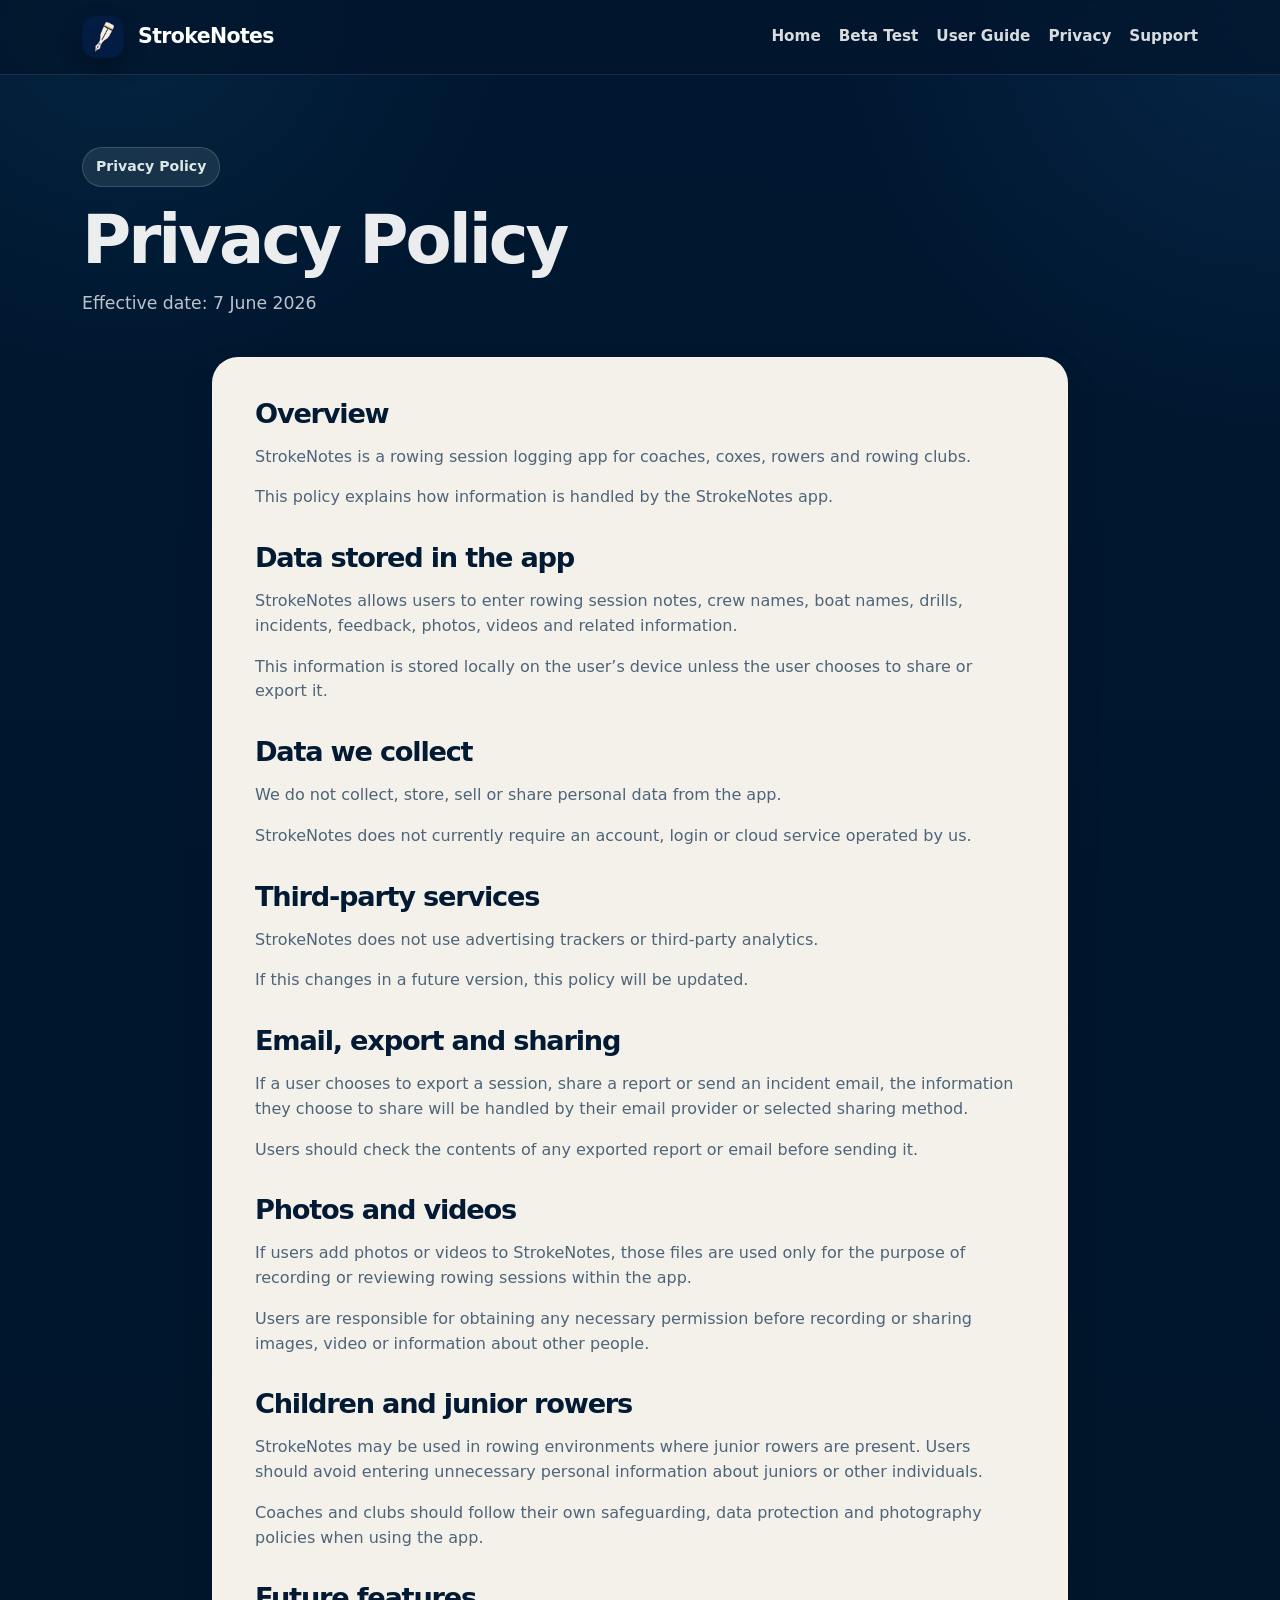
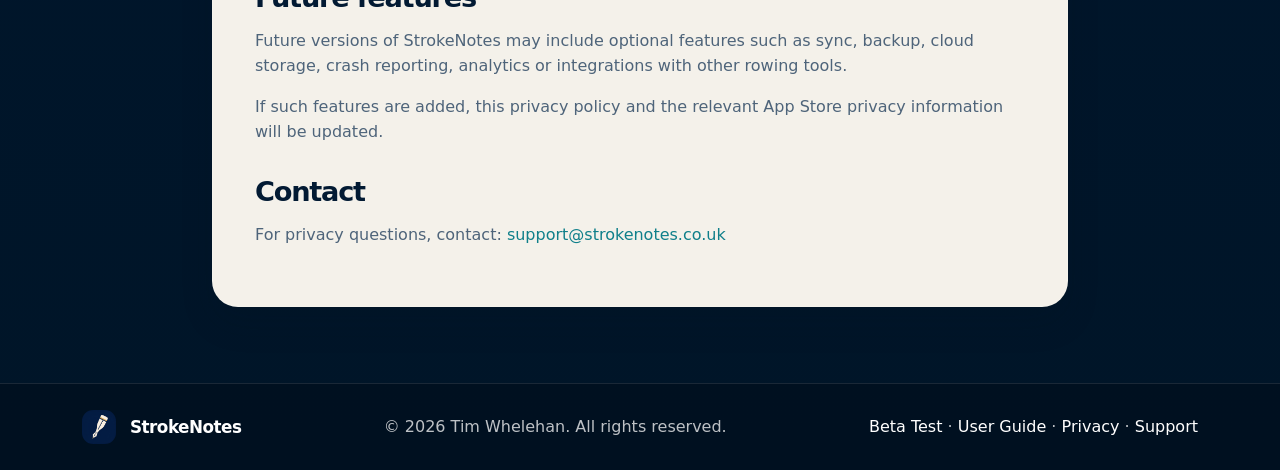
<file: privacy.html>
<!doctype html>
<html lang="en-GB">
<head>
  <meta charset="utf-8">
  <meta name="viewport" content="width=device-width, initial-scale=1">
  <meta name="theme-color" content="#021a33">
  <title>Privacy Policy — StrokeNotes</title>
  <meta name="description" content="Privacy policy for the StrokeNotes rowing session log app.">
  <link rel="stylesheet" href="styles.css">
</head>
<body>
  <header class="site-header">
    <nav class="nav" aria-label="Main navigation">
      <a class="brand" href="index.html" aria-label="StrokeNotes home">
        <span class="logo-mark" aria-hidden="true"><img src="logo.png" alt=""></span>
        <span>StrokeNotes</span>
      </a>
      <div class="nav-links">
        <a href="index.html">Home</a>
        <a href="beta.html">Beta Test</a>
        <a href="guide.html">User Guide</a>
        <a href="privacy.html">Privacy</a>
        <a href="support.html">Support</a>
      </div>
    </nav>
  </header>

  <main>
    <section class="page-hero">
      <span class="kicker">Privacy Policy</span>
      <h1>Privacy Policy</h1>
      <p>Effective date: 7 June 2026</p>
    </section>

    <section class="content-wrap">
      <article class="content-card">
        <h2>Overview</h2>
        <p>StrokeNotes is a rowing session logging app for coaches, coxes, rowers and rowing clubs.</p>
        <p>This policy explains how information is handled by the StrokeNotes app.</p>

        <h2>Data stored in the app</h2>
        <p>StrokeNotes allows users to enter rowing session notes, crew names, boat names, drills, incidents, feedback, photos, videos and related information.</p>
        <p>This information is stored locally on the user’s device unless the user chooses to share or export it.</p>

        <h2>Data we collect</h2>
        <p>We do not collect, store, sell or share personal data from the app.</p>
        <p>StrokeNotes does not currently require an account, login or cloud service operated by us.</p>

        <h2>Third-party services</h2>
        <p>StrokeNotes does not use advertising trackers or third-party analytics.</p>
        <p>If this changes in a future version, this policy will be updated.</p>

        <h2>Email, export and sharing</h2>
        <p>If a user chooses to export a session, share a report or send an incident email, the information they choose to share will be handled by their email provider or selected sharing method.</p>
        <p>Users should check the contents of any exported report or email before sending it.</p>

        <h2>Photos and videos</h2>
        <p>If users add photos or videos to StrokeNotes, those files are used only for the purpose of recording or reviewing rowing sessions within the app.</p>
        <p>Users are responsible for obtaining any necessary permission before recording or sharing images, video or information about other people.</p>

        <h2>Children and junior rowers</h2>
        <p>StrokeNotes may be used in rowing environments where junior rowers are present. Users should avoid entering unnecessary personal information about juniors or other individuals.</p>
        <p>Coaches and clubs should follow their own safeguarding, data protection and photography policies when using the app.</p>

        <h2>Future features</h2>
        <p>Future versions of StrokeNotes may include optional features such as sync, backup, cloud storage, crash reporting, analytics or integrations with other rowing tools.</p>
        <p>If such features are added, this privacy policy and the relevant App Store privacy information will be updated.</p>

        <h2>Contact</h2>
        <p>For privacy questions, contact: <a href="mailto:support@strokenotes.co.uk">support@strokenotes.co.uk</a></p>
      </article>
    </section>
  </main>

  <footer class="footer">
    <div class="footer-inner">
      <a class="brand" href="index.html"><span class="logo-mark" aria-hidden="true"><img src="logo.png" alt=""></span><span>StrokeNotes</span></a>
      <div>© <span id="year"></span> Tim Whelehan. All rights reserved.</div>
      <div><a href="beta.html">Beta Test</a> · <a href="guide.html">User Guide</a> · <a href="privacy.html">Privacy</a> · <a href="support.html">Support</a></div>
    </div>
  </footer>
  <script>document.getElementById('year').textContent = new Date().getFullYear();</script>
</body>
</html>
</file>
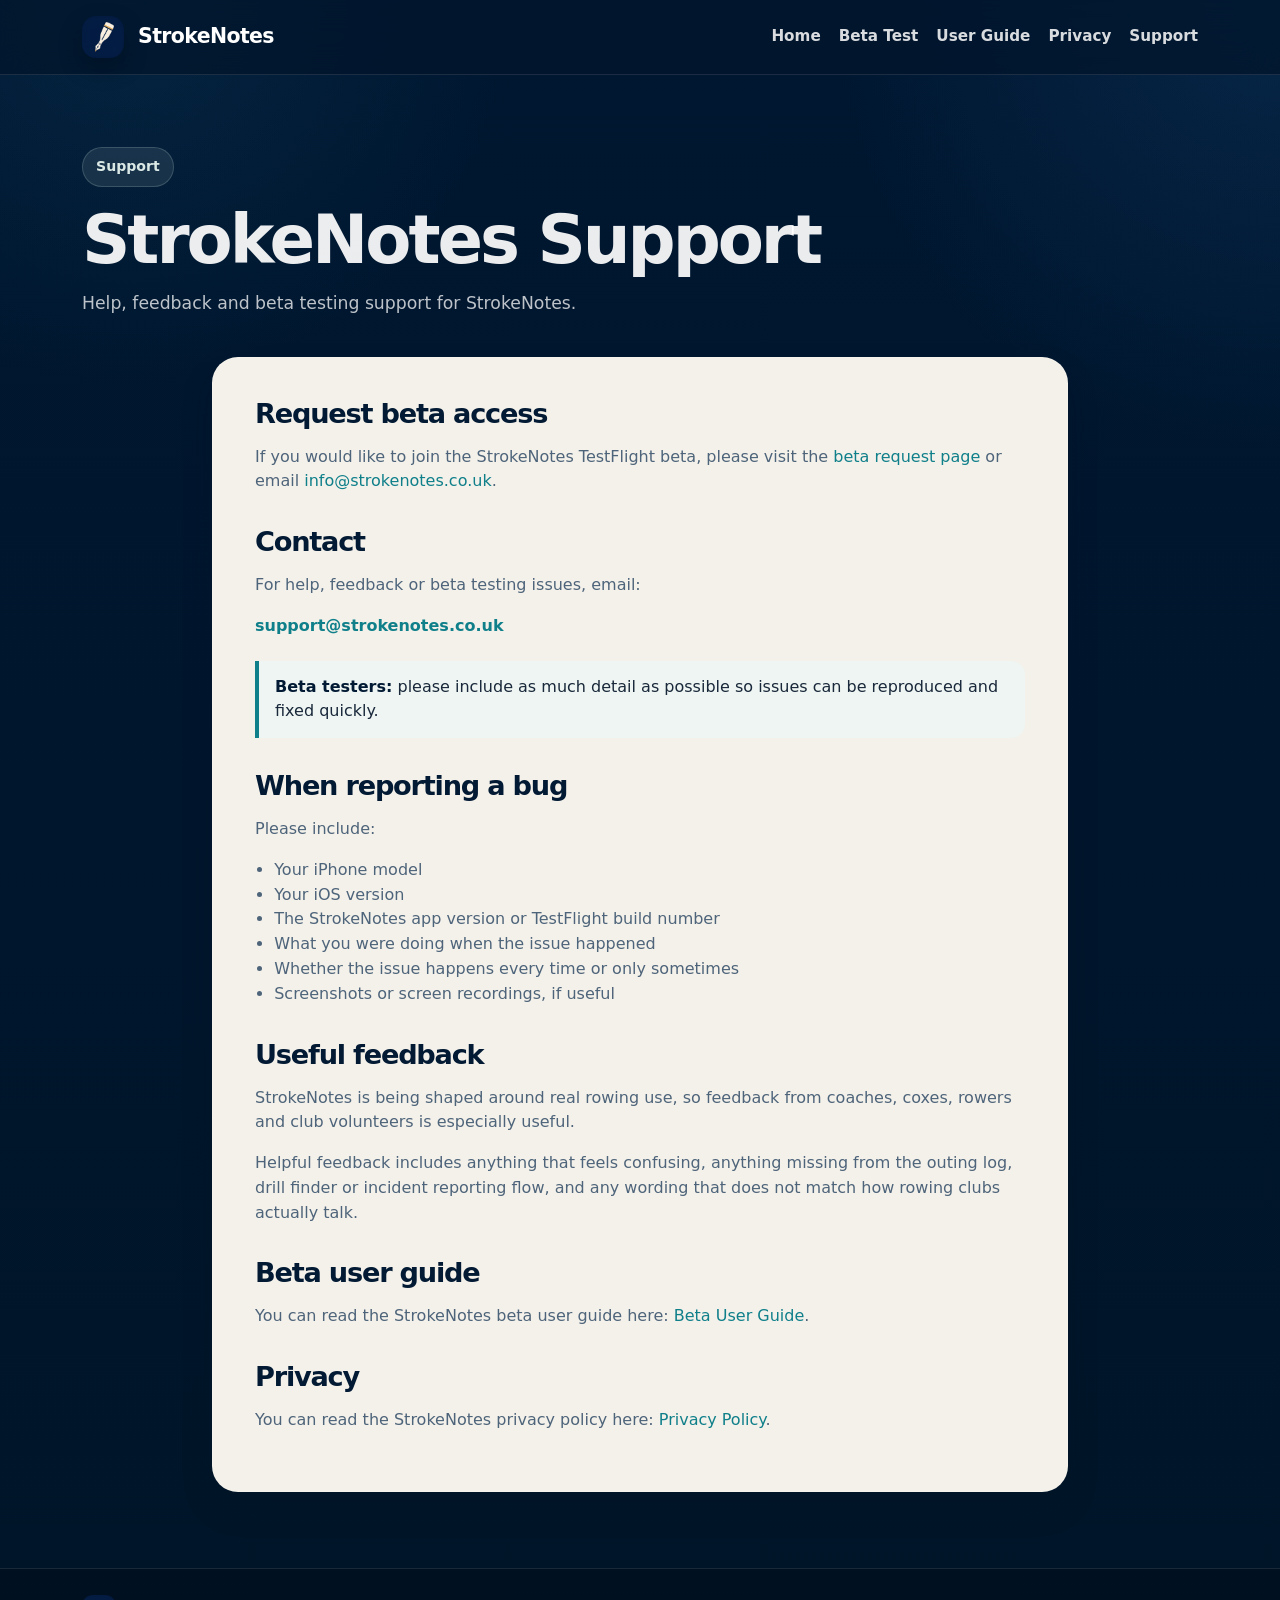
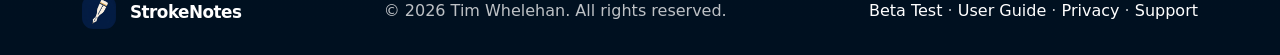
<file: support.html>
<!doctype html>
<html lang="en-GB">
<head>
  <meta charset="utf-8">
  <meta name="viewport" content="width=device-width, initial-scale=1">
  <meta name="theme-color" content="#021a33">
  <title>Support — StrokeNotes</title>
  <meta name="description" content="Support and contact information for the StrokeNotes rowing session log app.">
  <link rel="stylesheet" href="styles.css">
</head>
<body>
  <header class="site-header">
    <nav class="nav" aria-label="Main navigation">
      <a class="brand" href="index.html" aria-label="StrokeNotes home">
        <span class="logo-mark" aria-hidden="true"><img src="logo.png" alt=""></span>
        <span>StrokeNotes</span>
      </a>
      <div class="nav-links">
        <a href="index.html">Home</a>
        <a href="beta.html">Beta Test</a>
        <a href="guide.html">User Guide</a>
        <a href="privacy.html">Privacy</a>
        <a href="support.html">Support</a>
      </div>
    </nav>
  </header>

  <main>
    <section class="page-hero">
      <span class="kicker">Support</span>
      <h1>StrokeNotes Support</h1>
      <p>Help, feedback and beta testing support for StrokeNotes.</p>
    </section>

    <section class="content-wrap">
      <article class="content-card">
        <h2>Request beta access</h2>
        <p>If you would like to join the StrokeNotes TestFlight beta, please visit the <a href="beta.html">beta request page</a> or email <a href="mailto:info@strokenotes.co.uk">info@strokenotes.co.uk</a>.</p>

        <h2>Contact</h2>
        <p>For help, feedback or beta testing issues, email:</p>
        <p><strong><a href="mailto:support@strokenotes.co.uk">support@strokenotes.co.uk</a></strong></p>

        <div class="notice">
          <strong>Beta testers:</strong> please include as much detail as possible so issues can be reproduced and fixed quickly.
        </div>

        <h2>When reporting a bug</h2>
        <p>Please include:</p>
        <ul>
          <li>Your iPhone model</li>
          <li>Your iOS version</li>
          <li>The StrokeNotes app version or TestFlight build number</li>
          <li>What you were doing when the issue happened</li>
          <li>Whether the issue happens every time or only sometimes</li>
          <li>Screenshots or screen recordings, if useful</li>
        </ul>

        <h2>Useful feedback</h2>
        <p>StrokeNotes is being shaped around real rowing use, so feedback from coaches, coxes, rowers and club volunteers is especially useful.</p>
        <p>Helpful feedback includes anything that feels confusing, anything missing from the outing log, drill finder or incident reporting flow, and any wording that does not match how rowing clubs actually talk.</p>

        <h2>Beta user guide</h2>
        <p>You can read the StrokeNotes beta user guide here: <a href="guide.html">Beta User Guide</a>.</p>

        <h2>Privacy</h2>
        <p>You can read the StrokeNotes privacy policy here: <a href="privacy.html">Privacy Policy</a>.</p>
      </article>
    </section>
  </main>

  <footer class="footer">
    <div class="footer-inner">
      <a class="brand" href="index.html"><span class="logo-mark" aria-hidden="true"><img src="logo.png" alt=""></span><span>StrokeNotes</span></a>
      <div>© <span id="year"></span> Tim Whelehan. All rights reserved.</div>
      <div><a href="beta.html">Beta Test</a> · <a href="guide.html">User Guide</a> · <a href="privacy.html">Privacy</a> · <a href="support.html">Support</a></div>
    </div>
  </footer>
  <script>document.getElementById('year').textContent = new Date().getFullYear();</script>
</body>
</html>
</file>
<file: styles.css>
:root {
  --navy: #021a33;
  --navy-2: #07264a;
  --navy-3: #123a63;
  --paper: #f4f1ea;
  --paper-2: #ebe7de;
  --mist: #d7e1de;
  --mist-2: #c8d7d3;
  --teal: #0f7f8a;
  --teal-soft: #dbe8e4;
  --green: #0f6a47;
  --red: #c43a35;
  --slate: #4e647a;
  --ink: #19283a;
  --line: rgba(6, 34, 58, 0.12);
  --line-soft: rgba(255,255,255,0.10);
  --shadow-lg: 0 24px 60px rgba(0, 0, 0, 0.28);
  --shadow-md: 0 16px 32px rgba(5, 20, 35, 0.15);
  --radius-xl: 34px;
  --radius-lg: 26px;
  --radius-md: 20px;
  --radius-sm: 14px;
  --max: 1160px;
}

* { box-sizing: border-box; }
html { scroll-behavior: smooth; }
body {
  margin: 0;
  font-family: Inter, ui-sans-serif, system-ui, -apple-system, BlinkMacSystemFont, "Segoe UI", sans-serif;
  line-height: 1.55;
  color: rgba(255,255,255,0.92);
  background:
    radial-gradient(circle at top right, rgba(21, 70, 119, 0.32), transparent 28rem),
    radial-gradient(circle at 10% 0%, rgba(26, 95, 136, 0.18), transparent 24rem),
    linear-gradient(180deg, #001731 0%, #001528 100%);
}

a { color: inherit; text-decoration: none; }
a:hover { text-decoration: underline; }
img { max-width: 100%; display: block; }

.site-header {
  position: sticky;
  top: 0;
  z-index: 20;
  backdrop-filter: blur(16px);
  background: rgba(2, 22, 44, 0.72);
  border-bottom: 1px solid var(--line-soft);
}

.nav {
  max-width: var(--max);
  margin: 0 auto;
  padding: 16px 22px;
  display: flex;
  align-items: center;
  justify-content: space-between;
  gap: 24px;
}

.brand {
  display: inline-flex;
  align-items: center;
  gap: 14px;
  color: #fff;
  font-weight: 800;
  letter-spacing: -0.03em;
  font-size: 1.28rem;
}

.logo-mark {
  width: 42px;
  height: 42px;
  border-radius: 14px;
  overflow: hidden;
  box-shadow: 0 10px 24px rgba(0, 0, 0, 0.24);
  flex: 0 0 auto;
}
.logo-mark img { width: 100%; height: 100%; object-fit: cover; }

.nav-links {
  display: flex;
  align-items: center;
  gap: 18px;
  font-size: 0.95rem;
  font-weight: 650;
}
.nav-links a { color: rgba(255,255,255,0.85); }
.nav-links a:hover { color: #fff; text-decoration: none; }

.hero,
.section,
.page-hero,
.content-wrap,
.footer-inner {
  max-width: var(--max);
  margin: 0 auto;
}

.hero {
  padding: 62px 22px 52px;
  display: grid;
  grid-template-columns: minmax(0, 1fr) minmax(350px, 490px);
  gap: 46px;
  align-items: center;
}

.kicker {
  display: inline-flex;
  align-items: center;
  padding: 8px 13px;
  border-radius: 999px;
  background: rgba(216, 231, 226, 0.10);
  border: 1px solid rgba(216, 231, 226, 0.18);
  color: #dbe9e6;
  font-weight: 760;
  font-size: 0.88rem;
}

h1, h2, h3 {
  margin: 0;
  letter-spacing: -0.045em;
  line-height: 1.06;
}

.hero h1 {
  margin-top: 22px;
  font-size: clamp(2.9rem, 6vw, 5.2rem);
  max-width: 10ch;
}

.hero p {
  margin: 20px 0 0;
  color: rgba(255,255,255,0.78);
  font-size: clamp(1.08rem, 2vw, 1.22rem);
  max-width: 38rem;
}

.cta-row {
  display: flex;
  flex-wrap: wrap;
  gap: 14px;
  margin-top: 28px;
}

.button {
  display: inline-flex;
  align-items: center;
  justify-content: center;
  min-height: 46px;
  padding: 12px 20px;
  border-radius: 999px;
  font-weight: 800;
  border: 1px solid transparent;
  transition: transform 0.15s ease, background 0.15s ease;
}
.button:hover { text-decoration: none; transform: translateY(-1px); }
.button.primary { background: var(--paper); color: var(--navy); box-shadow: var(--shadow-md); }
.button.secondary { background: transparent; color: #fff; border-color: rgba(255,255,255,0.22); }

.hero-points {
  display: grid;
  grid-template-columns: 1fr;
  gap: 12px;
  margin-top: 30px;
}
.point-card {
  background: rgba(255,255,255,0.06);
  border: 1px solid rgba(255,255,255,0.10);
  border-radius: var(--radius-md);
  padding: 16px 18px;
}
.point-card strong { display: block; margin-bottom: 4px; color: #fff; }
.point-card span { color: rgba(255,255,255,0.74); font-size: 0.98rem; }

.device-wrap { position: relative; }
.device-wrap::before {
  content: "";
  position: absolute;
  inset: auto 12% -4% 12%;
  height: 38px;
  background: radial-gradient(ellipse at center, rgba(0,0,0,0.42), transparent 70%);
  filter: blur(12px);
}
.device-shell {
  position: relative;
  border-radius: 42px;
  padding: 14px;
  background: linear-gradient(180deg, #11345a 0%, #03192e 100%);
  box-shadow: var(--shadow-lg);
  border: 1px solid rgba(255,255,255,0.14);
}
.device-shell::before {
  content: "";
  position: absolute;
  top: 10px;
  left: 50%;
  width: 32%;
  height: 18px;
  transform: translateX(-50%);
  border-radius: 0 0 16px 16px;
  background: rgba(0,0,0,0.38);
}
.device-shot {
  width: 100%;
  border-radius: 30px;
  border: 1px solid rgba(255,255,255,0.10);
}

.section {
  padding: 26px 22px 74px;
}

.section-header {
  margin-bottom: 26px;
}
.section-header.narrow { max-width: 760px; }
.section-header h2 { font-size: clamp(2rem, 4.2vw, 3.35rem); }
.section-header p { margin: 14px 0 0; font-size: 1.06rem; }
.light-text p { color: rgba(255,255,255,0.72); }

.grid {
  display: grid;
  grid-template-columns: repeat(3, 1fr);
  gap: 18px;
}

.feature-card,
.content-card {
  background: var(--paper);
  color: var(--ink);
  border-radius: var(--radius-lg);
  border: 1px solid rgba(255,255,255,0.10);
  box-shadow: var(--shadow-md);
}

.feature-card {
  padding: 24px;
}
.feature-card h3 { font-size: 1.3rem; color: var(--navy); margin-bottom: 10px; }
.feature-card p { color: var(--slate); margin: 0; }
.icon-pill {
  display: inline-flex;
  align-items: center;
  justify-content: center;
  min-width: 48px;
  height: 34px;
  padding: 0 12px;
  border-radius: 999px;
  background: var(--teal-soft);
  color: var(--teal);
  font-weight: 800;
  font-size: 0.85rem;
  margin-bottom: 16px;
}

.page-hero {
  padding: 72px 22px 22px;
}
.page-hero h1 {
  margin-top: 18px;
  font-size: clamp(2.6rem, 6vw, 4.2rem);
}
.page-hero p {
  margin: 14px 0 0;
  color: rgba(255,255,255,0.74);
  font-size: 1.08rem;
}

.content-wrap {
  padding: 18px 22px 76px;
  max-width: 900px;
}
.content-card {
  padding: clamp(24px, 5vw, 42px);
}
.content-card h2 {
  font-size: 1.7rem;
  color: var(--navy);
  margin: 34px 0 12px;
}
.content-card h2:first-child { margin-top: 0; }
.content-card p,
.content-card li { color: var(--slate); }
.content-card ul { padding-left: 1.2rem; }
.content-card strong { color: var(--navy); }
.content-card a { color: var(--teal); }

.notice {
  margin: 22px 0;
  border-left: 4px solid var(--teal);
  background: #eef5f2;
  color: var(--ink);
  padding: 14px 16px;
  border-radius: 0 14px 14px 0;
}

.footer {
  border-top: 1px solid var(--line-soft);
  background: rgba(0, 12, 24, 0.5);
}
.footer-inner {
  padding: 26px 22px;
  display: flex;
  justify-content: space-between;
  gap: 18px;
  align-items: center;
  flex-wrap: wrap;
  color: rgba(255,255,255,0.74);
}
.footer a { color: #fff; }
.footer .brand { font-size: 1.05rem; }
.footer .logo-mark { width: 34px; height: 34px; border-radius: 11px; box-shadow: none; }

@media (max-width: 940px) {
  .hero { grid-template-columns: 1fr; }
  .device-wrap { max-width: 520px; }
  .grid { grid-template-columns: 1fr; }
}

@media (max-width: 640px) {
  .nav { padding: 14px 16px; align-items: flex-start; }
  .nav-links { gap: 12px; font-size: 0.88rem; flex-wrap: wrap; justify-content: flex-end; }
  .brand { font-size: 1.08rem; }
  .logo-mark { width: 38px; height: 38px; border-radius: 12px; }
  .hero,
  .section,
  .page-hero,
  .content-wrap,
  .footer-inner { padding-left: 16px; padding-right: 16px; }
  .hero { padding-top: 44px; }
  .device-shell { border-radius: 32px; padding: 10px; }
  .device-shot { border-radius: 24px; }
}




.button.ghost {
  color: rgba(255,255,255,0.9);
  background: rgba(255,255,255,0.08);
  border-color: rgba(255,255,255,0.14);
}


/* Guide page layout cleanup */
.guide-layout {
  max-width: var(--max);
  margin: 0 auto;
  padding: 28px 22px 86px;
  display: grid;
  grid-template-columns: minmax(250px, 300px) minmax(0, 1fr);
  gap: 28px;
  align-items: start;
}

.guide-toc {
  position: sticky;
  top: 88px;
  background: rgba(255,255,255,0.07);
  border: 1px solid rgba(255,255,255,0.13);
  border-radius: var(--radius-lg);
  padding: 20px 22px;
  max-height: calc(100vh - 112px);
  overflow: auto;
  box-shadow: 0 16px 34px rgba(0, 0, 0, 0.18);
}

.guide-toc strong {
  display: block;
  color: #fff;
  margin-bottom: 14px;
  font-size: 1.05rem;
}

.guide-toc a {
  display: block;
  color: rgba(255,255,255,0.76);
  font-size: 0.95rem;
  line-height: 1.25;
  padding: 10px 0;
  border-top: 1px solid rgba(255,255,255,0.08);
}

.guide-toc a:hover {
  color: #fff;
  text-decoration: none;
}

.guide-card {
  padding: clamp(30px, 4.2vw, 58px);
  border-radius: 32px;
  max-width: 100%;
}

.guide-card > h1:first-child {
  display: none;
}

.guide-card h1 {
  font-size: 2rem;
  color: var(--navy);
  margin: 0 0 22px;
}

.guide-card h2 {
  font-size: clamp(1.55rem, 2.2vw, 2.05rem);
  color: var(--navy);
  margin: 42px 0 14px;
  padding-top: 8px;
}

.guide-card h2:first-child,
.guide-card > h2:first-of-type {
  margin-top: 0;
}

.guide-card h3 {
  font-size: 1.22rem;
  color: var(--navy-3);
  margin: 28px 0 10px;
  letter-spacing: -0.025em;
}

.guide-card p {
  margin: 0 0 15px;
  max-width: 72ch;
}

.guide-card ul,
.guide-card ol {
  margin: 10px 0 22px;
  padding-left: 1.4rem;
  max-width: 72ch;
}

.guide-card li {
  margin: 5px 0;
}

.guide-card blockquote {
  margin: 18px 0 24px;
  padding: 16px 18px;
  background: #eef5f2;
  border-left: 4px solid var(--teal);
  border-radius: 0 14px 14px 0;
  max-width: 72ch;
}

.guide-card blockquote p {
  margin: 0;
  color: var(--ink);
}

.guide-card .guide-rule,
.guide-card hr {
  display: none;
}

@media (max-width: 940px) {
  .guide-layout {
    grid-template-columns: 1fr;
    padding-top: 10px;
  }

  .guide-toc {
    position: static;
    max-height: none;
    display: grid;
    grid-template-columns: repeat(2, minmax(0, 1fr));
    column-gap: 18px;
  }

  .guide-toc strong {
    grid-column: 1 / -1;
  }
}

@media (max-width: 640px) {
  .guide-layout {
    padding-left: 16px;
    padding-right: 16px;
  }

  .guide-toc {
    grid-template-columns: 1fr;
  }

  .guide-card {
    border-radius: 24px;
    padding: 26px 20px;
  }
}


.beta-card .inline-button {
  margin-top: 4px;
  background: var(--navy);
  color: #fff;
  box-shadow: none;
}

.beta-card .inline-button:hover {
  text-decoration: none;
}
</file>
